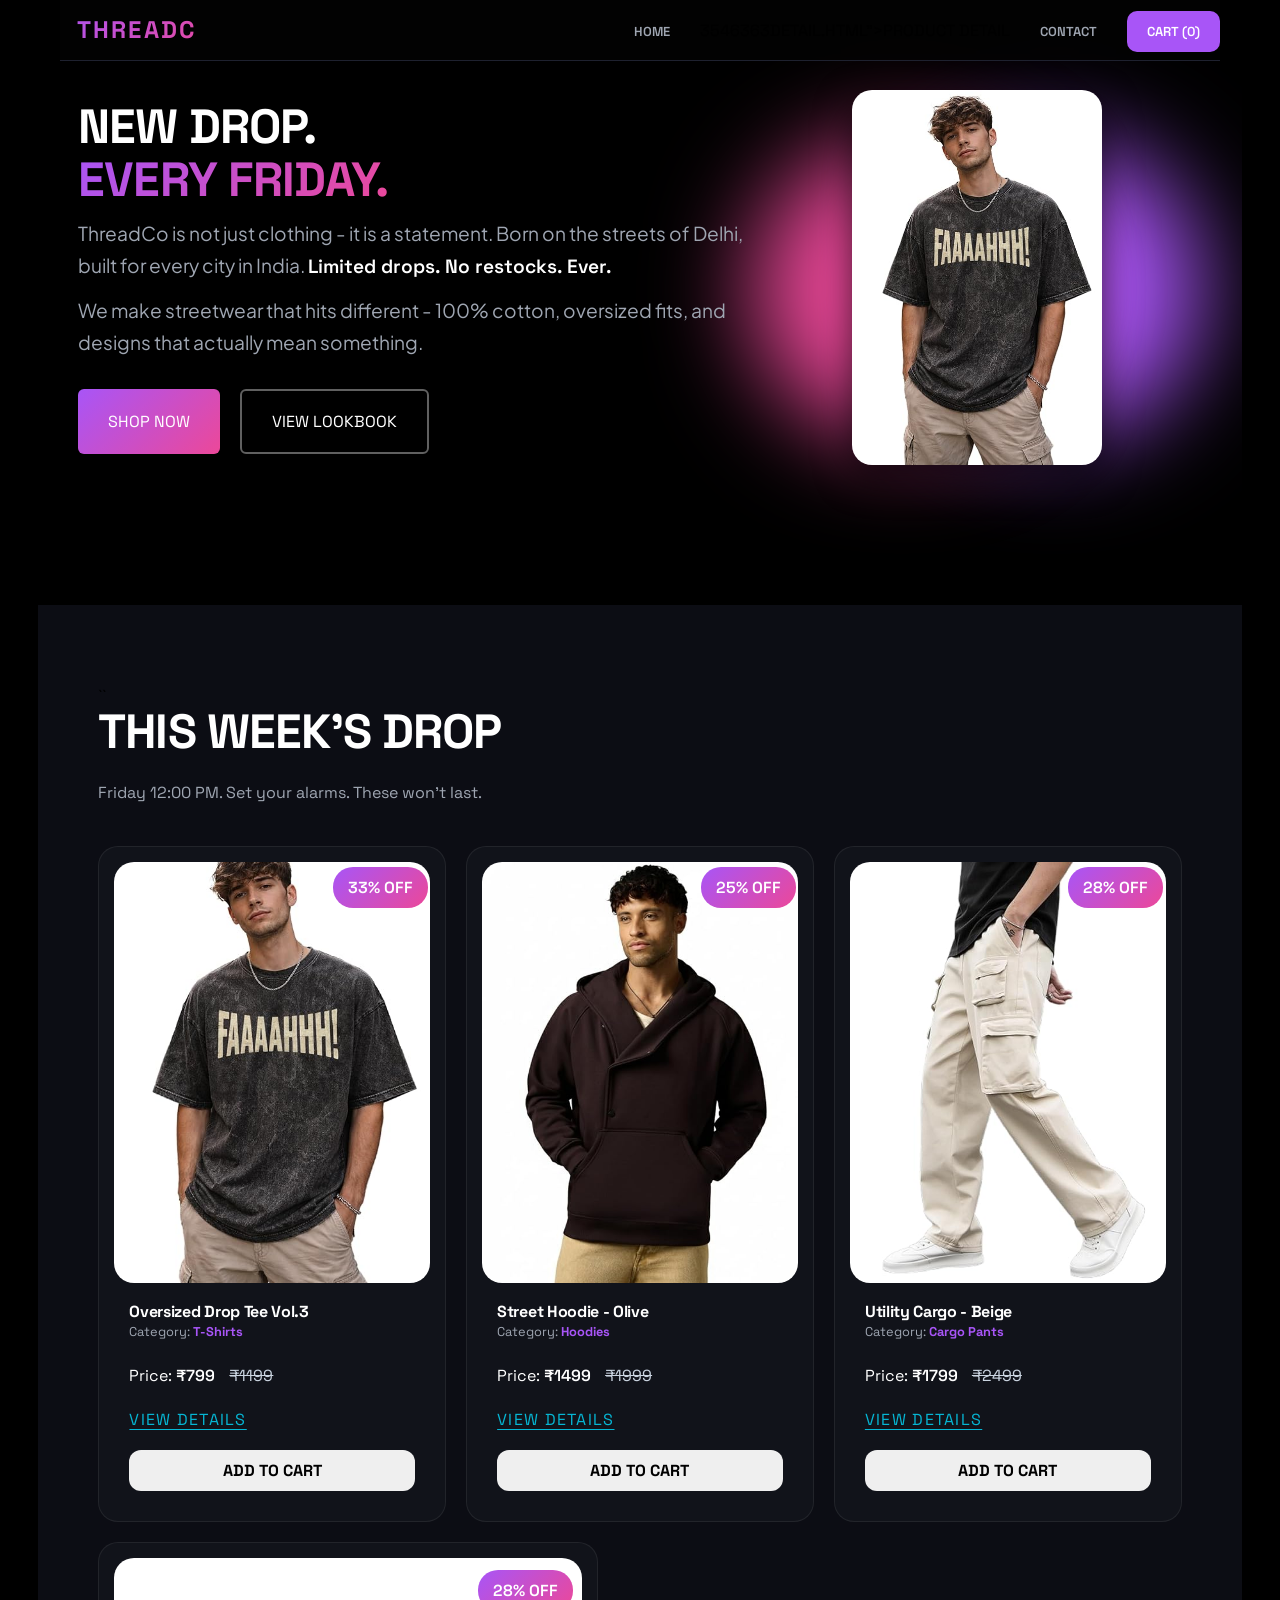
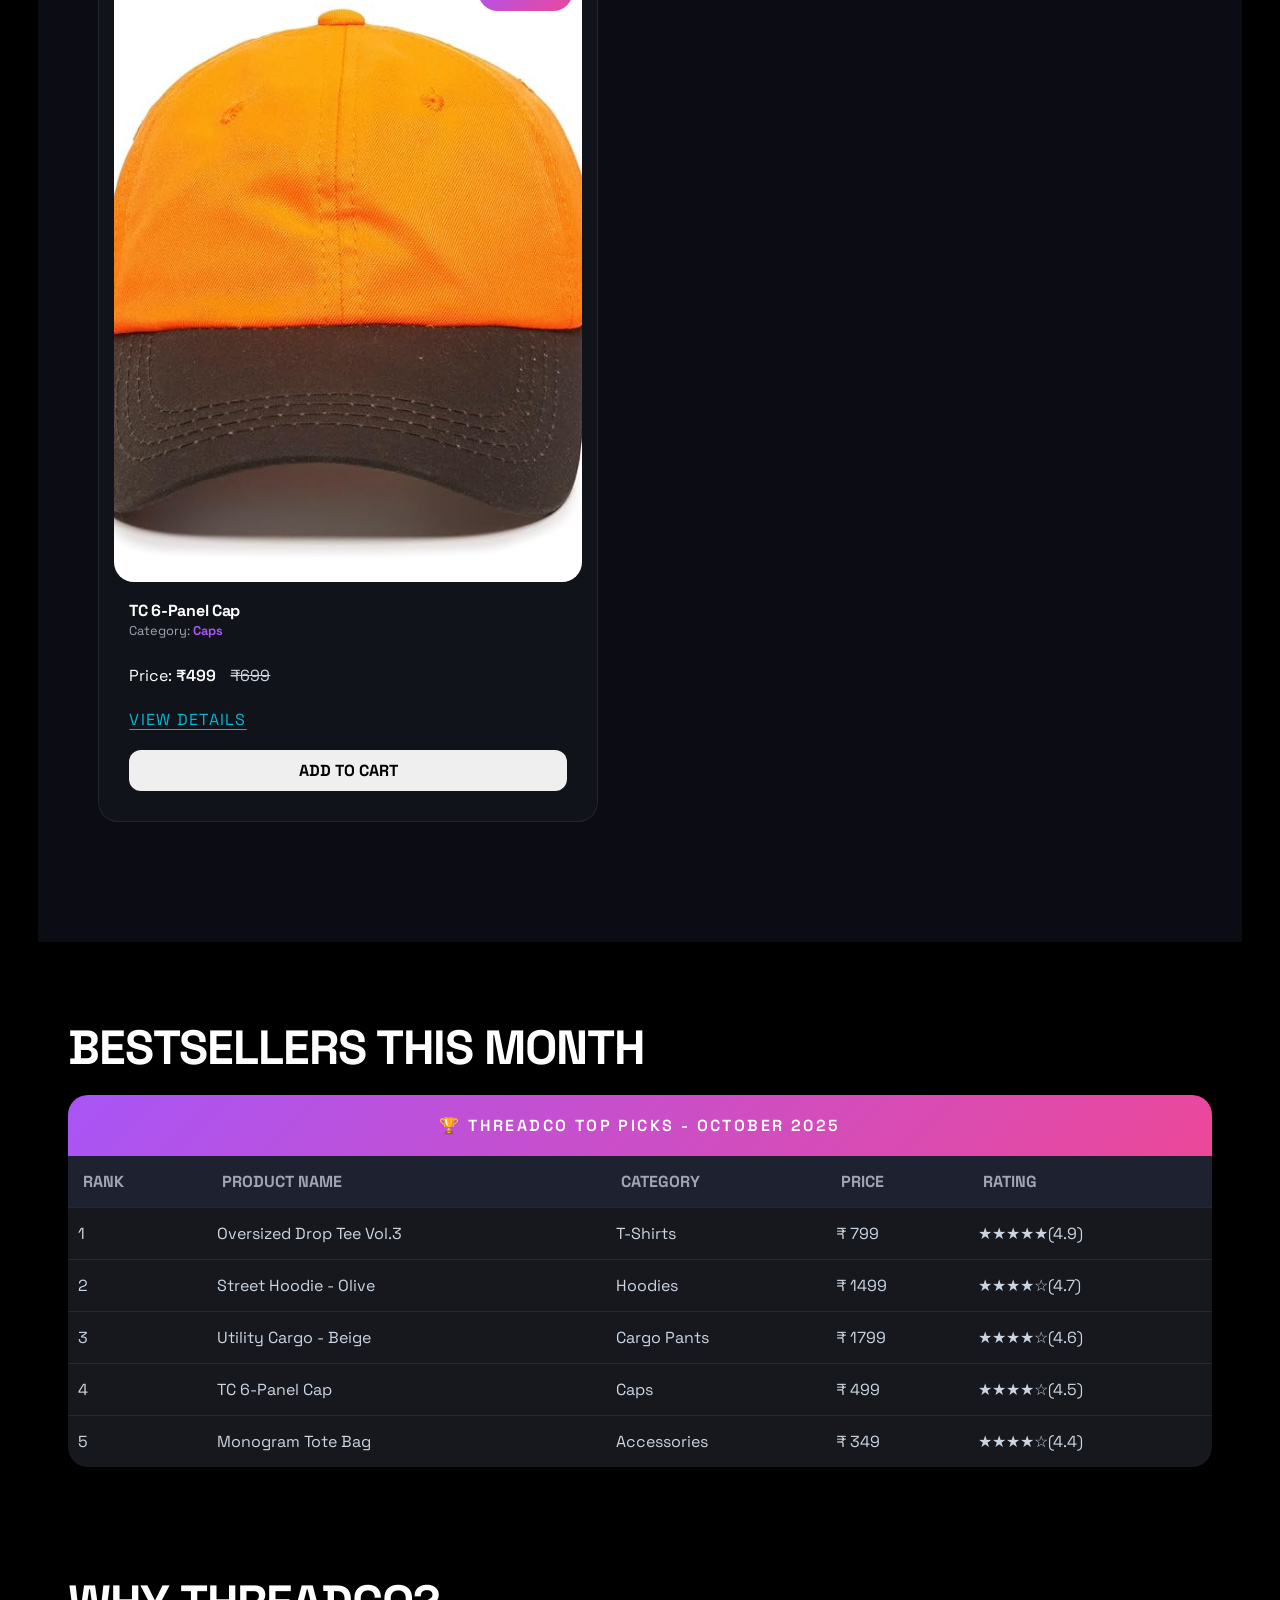
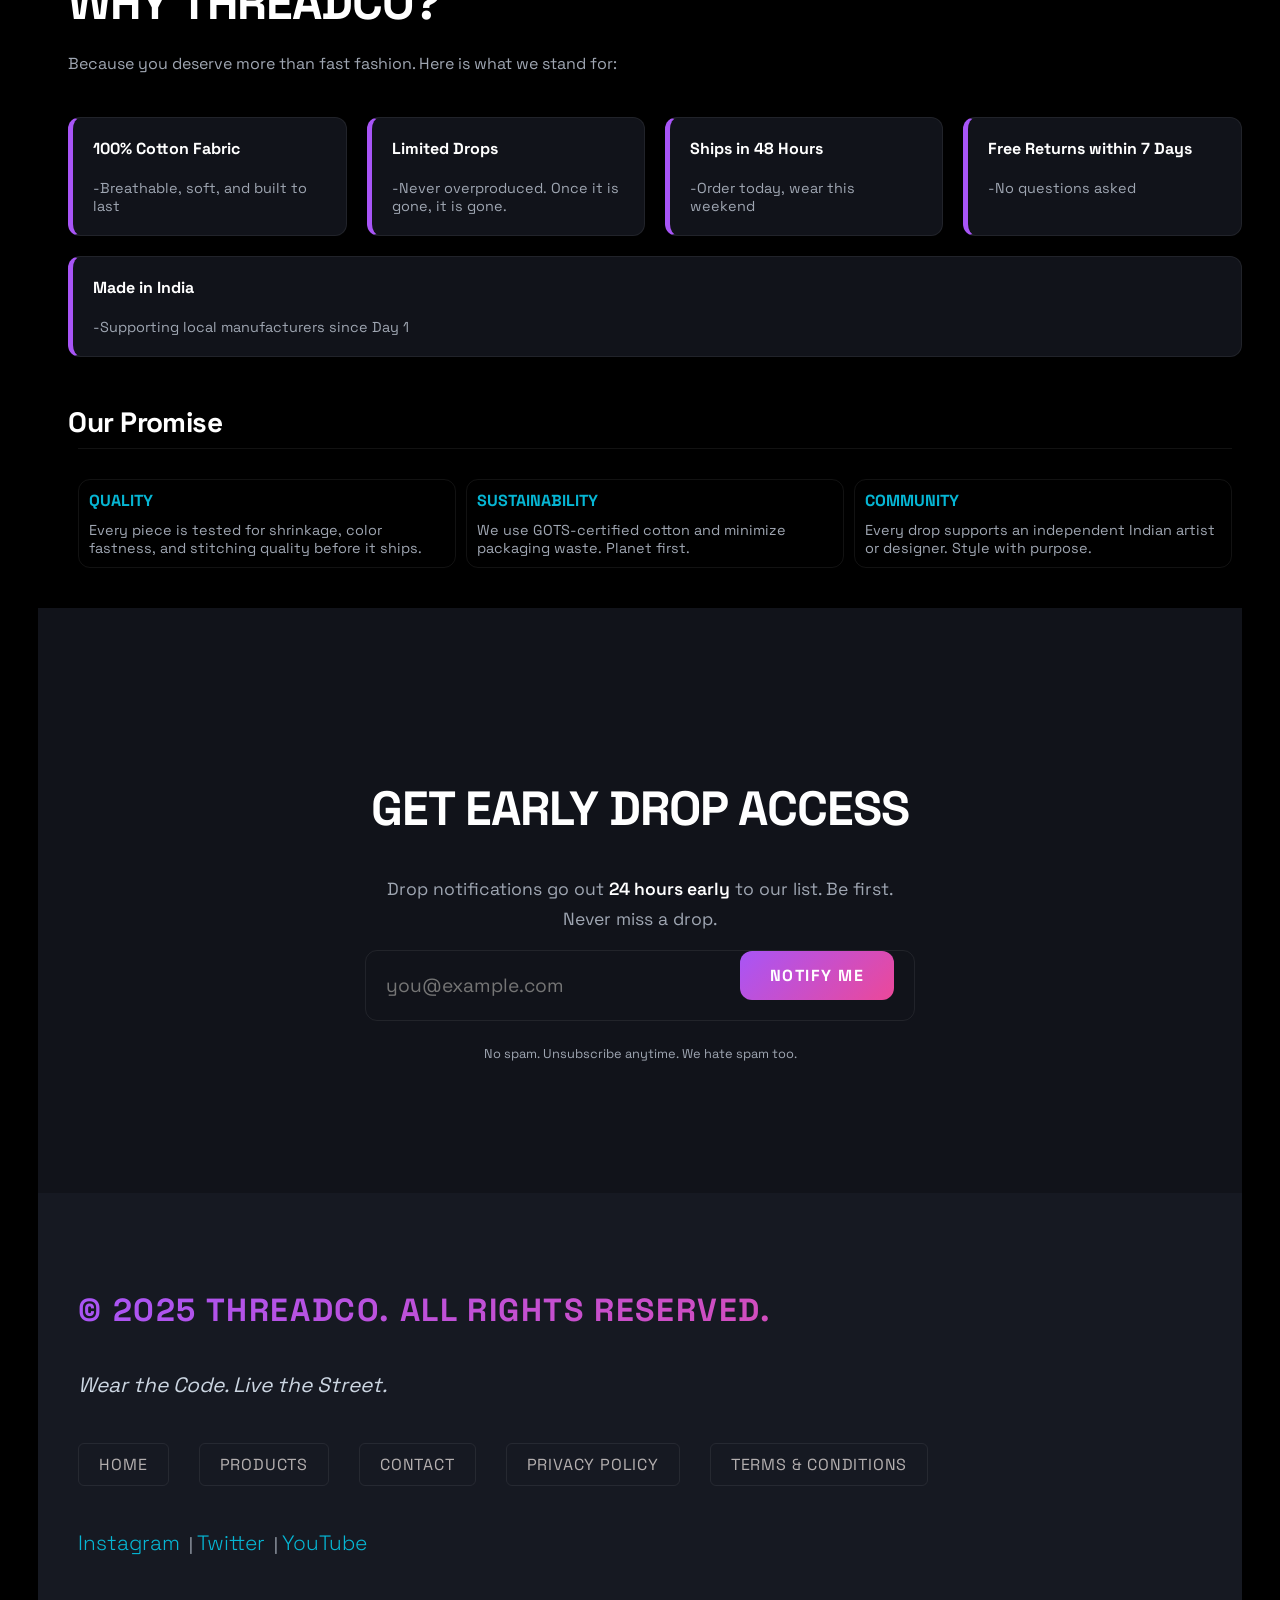
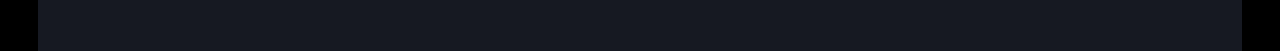
<file: index.html>
<!DOCTYPE html>
<html lang="en">

<head>
    <meta charset="UTF-8">
    <meta name="viewport" content="width=device-width, initial-scale=1.0">
    <title>FakeThreadCo - Wear the code.Live the street</title>
    <link rel="stylesheet" href="Style.css">
</head>

<body>

    <header>
        <h1>ThreadC</h1>
        <!-- <p><em>Wear the Code. Live the Street.</em></p> -->
        <nav>
            <ul>
                <li><a href="HTMLproject.html">Home</a> </li> 3546363Detail.html">Product Detail</a></li>
                <li> <a href="contact.html">Contact</a></li>
                <li> <a href="">Cart (0)</a></li>
            </ul>
        </nav>
    </header>

    <main>
        <section id="hero">
            <div class="left-hero">
                <h2>New Drop. <br> <span id="gradient-text"> Every Friday.</span></h2>
                <p>ThreadCo is not just clothing - it is a statement. Born on the streets of Delhi, built for every city
                    in
                    India. <strong>Limited drops. No restocks. Ever.</strong></p>
                <p>We make streetwear that hits different - 100% cotton, oversized fits, and designs that actually mean
                    something.</p>
                <div id="cta">
                    <a href="products.html">Shop Now</a>
                    <a href="Product Detail.html"> View Lookbook</a>
                </div>
            </div>
            <div class="right-hero">
                <div class="glow orb1"></div>
                <div class="glow orb2"></div>
                <img src="Images/product 1.jpg" alt="">
            </div>
        </section>

        <section id="week-drop">``
            <h2>This Week's Drop</h2>
            <p>Friday 12:00 PM. Set your alarms. These won't last.</p>
            <div class="cards">
                <article>
                    <figure>
                        <img src="Images/product 1.jpg" width="500px" alt="">
                        <figcaption>Oversized Drop Tee Vol.3</figcaption>
                    </figure>
                    <h3>Oversized Drop Tee Vol.3</h3>
                    <p>Category: <span> T-Shirts</span></p>
                    <p>Price: <strong>&#8377;799 </strong><s>&#8377;1199</s></p>
                    <p><mark>33% OFF</mark></p>
                    <a href="Product Detail.html">View Details</a>
                    <button>Add to Cart</button>
                </article>
                <article>
                    <figure>
                        <img src="Images/product 2.jpg" width="500px" alt="">
                        <figcaption>Street Hoodie - Olive</figcaption>
                    </figure>
                    <h3>Street Hoodie - Olive</h3>
                    <p>Category: <span> Hoodies </span></p>
                    <p>Price: <strong>&#8377;1499 </strong><s>&#8377;1999</s></p>
                    <p><mark>25% OFF</mark></p>
                    <a href="Product Detail.html">View Details</a>
                    <button>Add to Cart</button>
                </article>
                <article>
                    <figure>
                        <img src="Images/product 3.jpg" width="500px" alt="">
                        <figcaption>Utility Cargo - Beige </figcaption>
                    </figure>
                    <h3>Utility Cargo - Beige</h3>
                    <p>Category: <span> Cargo Pants</span></p>
                    <p>Price: <strong>&#8377;1799 </strong><s>&#8377;2499</s></p>
                    <p><mark>28% OFF</mark></p>
                    <a href="Product Detail.html">View Details</a>
                    <button>Add to Cart</button>
                </article>
                <article>
                    <figure>
                        <img src="Images/product 4.jpg" width="500px" alt="">
                        <figcaption>TC 6-Panel Cap</figcaption>
                    </figure>
                    <h3>TC 6-Panel Cap</h3>
                    <p>Category: <span> Caps</span></p>
                    <p>Price: <strong>&#8377;499 </strong><s>&#8377;699</s></p>
                    <p><mark>28% OFF</mark></p>
                    <a href="Product Detail.html">View Details</a>
                    <button>Add to Cart</button>
                </article>
            </div>
        </section>

        <section id="bestsellers" class="scroll">
            <h2>Bestsellers This Month</h2>
            <table>
                <tr>
                    <th colspan="5">&#127942; ThreadCo Top Picks - October 2025</th>

                </tr>
                <tr>
                    <th>Rank</th>
                    <th>Product Name</th>
                    <th>Category</th>
                    <th>Price</th>
                    <th>Rating</th>
                </tr>
                <tr>
                    <td>1</td>
                    <td>Oversized Drop Tee Vol.3</td>
                    <td>T-Shirts</td>
                    <td>&#8377; 799</td>
                    <td>&#9733;&#9733;&#9733;&#9733;&#9733;(4.9)</td>

                </tr>
                <tr>
                    <td>2</td>
                    <td>Street Hoodie - Olive</td>
                    <td>Hoodies</td>
                    <td>&#8377; 1499</td>
                    <td>&#9733;&#9733;&#9733;&#9733;&#9734;(4.7)</td>
                </tr>
                <tr>
                    <td>3</td>
                    <td>Utility Cargo - Beige</td>
                    <td>Cargo Pants</td>
                    <td>&#8377; 1799</td>
                    <td>&#9733;&#9733;&#9733;&#9733;&#9734;(4.6)</td>
                </tr>
                <tr>
                    <td>4</td>
                    <td>TC 6-Panel Cap</td>
                    <td>Caps</td>
                    <td>&#8377; 499</td>
                    <td>&#9733;&#9733;&#9733;&#9733;&#9734;(4.5)</td>
                </tr>
                <tr>
                    <td>5</td>
                    <td>Monogram Tote Bag</td>
                    <td>Accessories </td>
                    <td>&#8377; 349</td>
                    <td>&#9733;&#9733;&#9733;&#9733;&#9734;(4.4)</td>
                </tr>
            </table>
        </section>

        <section id="why">
            <h2>Why ThreadCo?</h2>
            <p>Because you deserve more than fast fashion. Here is what we stand for:</p>
            <ul>
                <li><strong>100% Cotton Fabric </strong>-Breathable, soft, and built to last</li>
                <li><strong>Limited Drops</strong>-Never overproduced. Once it is gone, it is gone.</li>
                <li><strong>Ships in 48 Hours </strong>-Order today, wear this weekend</li>
                <li><strong>Free Returns within 7 Days </strong>-No questions asked</li>
                <li><strong>Made in India </strong>-Supporting local manufacturers since Day 1</li>
            </ul>

            <h3>Our Promise</h3>
            <dl>
                <section>
                    <dt>Quality</dt>
                    <dd>Every piece is tested for shrinkage, color fastness, and stitching quality before it ships.</dd>
                </section>
                <section>

                    <dt>Sustainability</dt>
                    <dd>We use GOTS-certified cotton and minimize packaging waste. Planet first.</dd>

                </section>
                <section>
                    <dt>Community</dt>
                    <dd>Every drop supports an independent Indian artist or designer. Style with purpose.</dd>

                </section>

            </dl>
        </section>

        <section id="get">
            <h2>Get Early Drop Access</h2>
            <p>Drop notifications go out <strong> 24 hours early</strong> to our list. Be first. Never miss a drop.</p>
            <form action="">
                <label for="email">Your Email:</label>
                <input type="email" id="email" name="email" placeholder="you@example.com">
                <button>Notify Me</button>


            </form>
            <br>
            <small>No spam. Unsubscribe anytime. We hate spam too.</small>
        </section>

    </main>

    <footer>
        <p>&copy; 2025 ThreadCo. All rights reserved.</p>
        <p><em>Wear the Code. Live the Street.</em></p>
        <ul>
            <li><a href="HTMLproject.html">Home</a> </li>
            <li> <a href="products.html">Products</a></li>
            <li> <a href="contact.html">Contact</a></li>
            <li> <a href="">Privacy Policy</a></li>
            <li> <a href="">Terms & Conditions</a></li>
        </ul>
        <p> <a href=""> Instagram </a> &nbsp;| <a href=""> Twitter </a> &nbsp;| <a href=""> YouTube</a> </p>

    </footer>

</body>

</html>
</file>
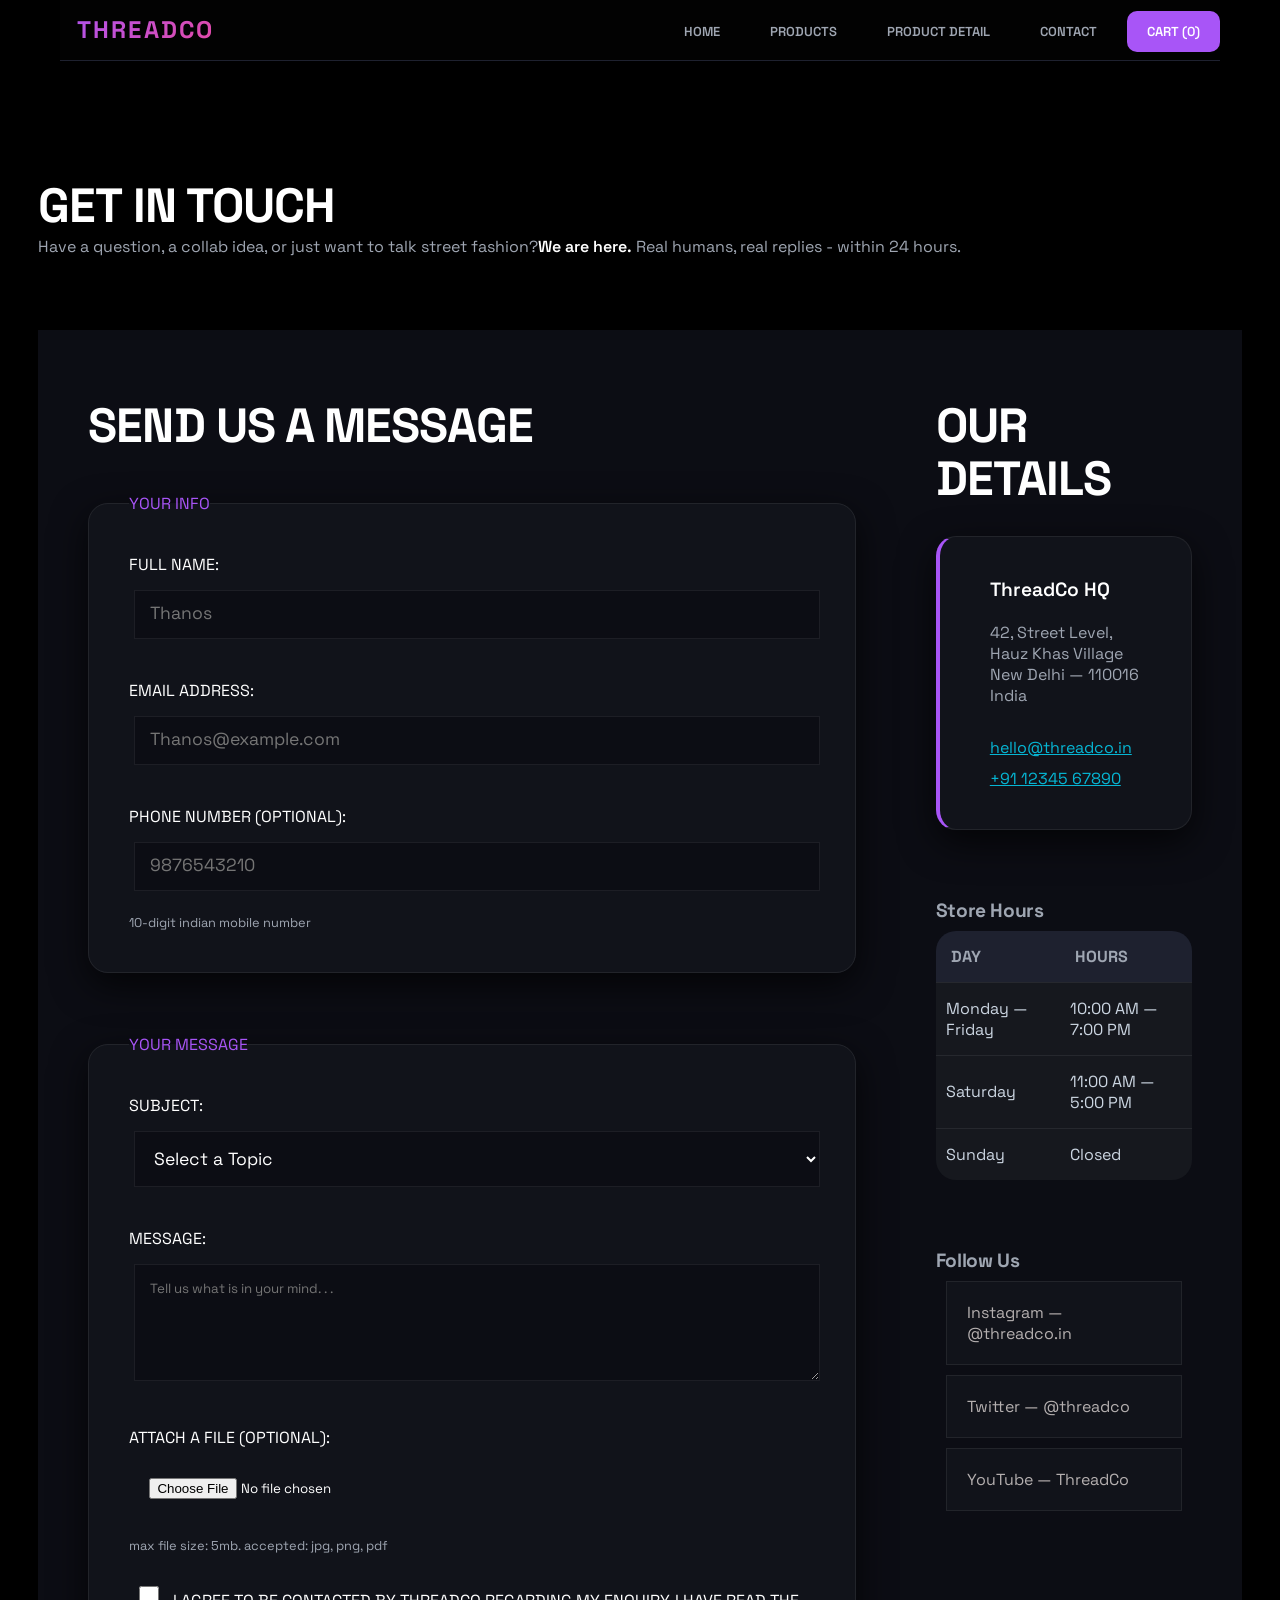
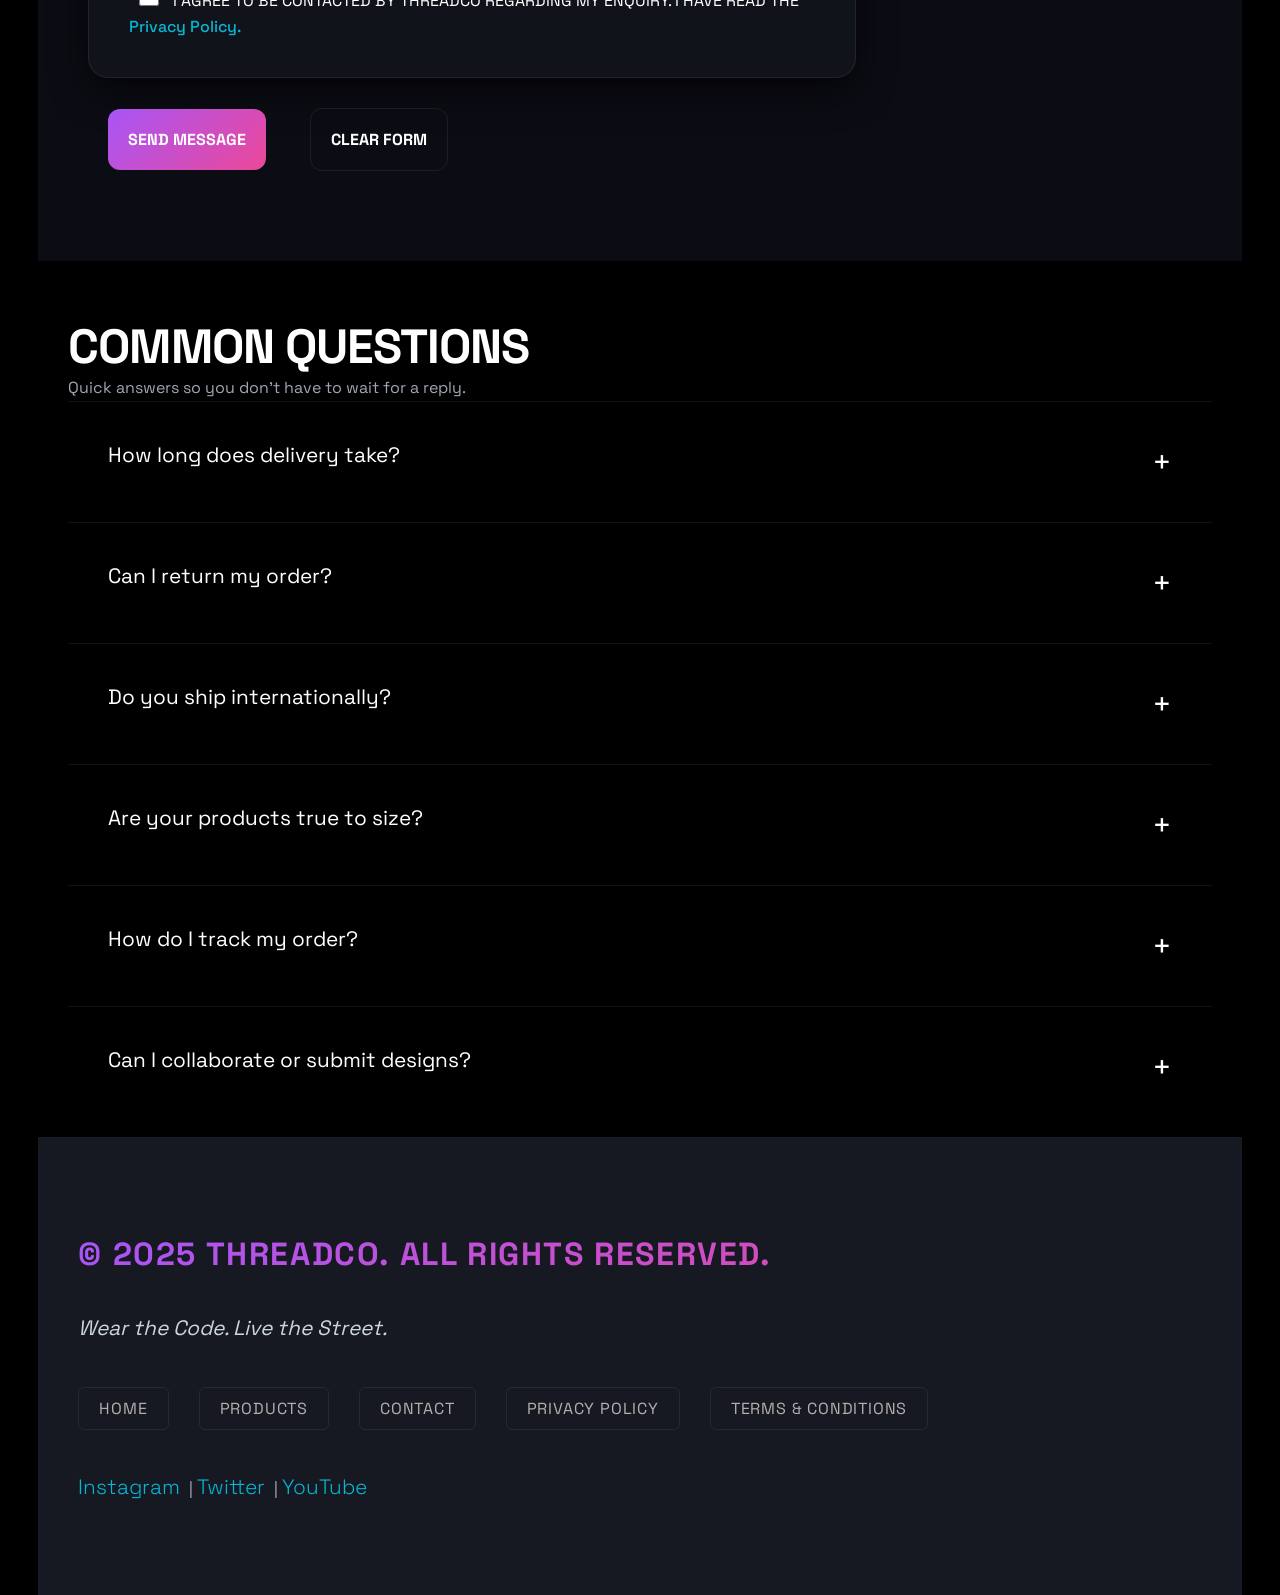
<file: contact.html>
<!DOCTYPE html>
<html lang="en">

<head>
    <meta charset="UTF-8">
    <meta name="viewport" content="width=device-width, initial-scale=1.0">
    <title>FakeThreadCo - Wear the code.Live the street</title>
    <link rel="stylesheet" href="Style.css">
</head>

<body>

    <header>
        <h1>ThreadCo</h1>
        <nav>
            <ul>
                <li><a href="HTMLproject.html">Home</a> </li>
                <li> <a href="products.html">Products</a></li>
                <li> <a href="Product Detail.html">Product Detail</a></li>
                <li> <a href="contact.html">Contact</a></li>
                <li> <a href="">Cart (0)</a></li>
            </ul>
        </nav>
    </header>

    <main>
        <section id="top-headinng">
            <h2>Get In Touch</h2>
            <p>Have a question, a collab idea, or just want to talk street fashion?<strong>We are here.</strong> Real
                humans, real
                replies - within 24 hours.</p>

        </section>

        <div id="hero-2">
            <section id="send-message">
                <h2>Send Us a Message</h2>
                <form action="">
                    <fieldset>
                        <legend>Your Info</legend>
                        <label for="Full Name: ">Full Name: </label>
                        <input type="text" id="Full Name: " placeholder="Thanos">
                        <br><br>
                        <label for="Email Address:">Email Address:</label>
                        <input type="text" id="Email Address:" placeholder="Thanos@example.com">
                        <br><br>
                        <label for="Phone Number (optional): ">Phone Number (optional): </label>
                        <input type="text" id="Phone Number (optional): " placeholder="9876543210">
                        <br>
                        <small>10-digit Indian mobile number</small>
                    </fieldset>
                    <br>
                    <fieldset>
                        <legend>Your Message</legend>
                        <label for="Subject: ">Subject: </label>
                        <select>
                            <option value="">Select a Topic</option>
                            <option value="">Order Issue</option>
                            <option value="">Return / Refund</option>
                            <option value="">Collaboration / Partnership</option>
                            <option value="">Wholesale Enquiry</option>
                            <option value="">General Query</option>
                        </select>
                        <br><br>
                        <label for="Message:" id="Message:">Message:</label><br>
                        <textarea placeholder="Tell us what is in your mind. . ." name="Message:" id="Message" rows="5"
                            cols="50"></textarea>
                        <br><br>
                        <label for="Attach a File (optional):">Attach a File (optional):</label>
                        <input type="file" id="Attach a File (optional):">
                        <br>
                        <small>Max file size: 5MB. Accepted: JPG, PNG, PDF</small>
                        <br><br>
                        <input type="checkbox" id="1">
                        <label for="1"> I agree to be contacted by ThreadCo regarding my enquiry. I have read the <a
                                href=""> Privacy Policy.</a></label>
                    </fieldset>
                </form>

                <button>Send Message</button>
                <button>Clear Form</button>

            </section>

            <section id="fixed">
                <h2>Our Details</h2>
                    <address>
                        <strong>ThreadCo HQ</strong><br>
                        42, Street Level, Hauz Khas Village <br>
                        New Delhi — 110016 <br>
                        India
                        <br><br>

                        <a href="mailto:hello@threadco.in">hello@threadco.in</a> <br>
                        <a href="tel:+911234567890">+91 12345 67890</a>
                    </address>
                    <h3>Store Hours</h3>
                    <table>
                        <tr>
                            <th>Day</th>
                            <th>Hours</th>
                        </tr>
                        <tr>
                            <td>Monday — Friday</td>
                            <td>10:00 AM — 7:00 PM</td>
                        </tr>
                        <tr>
                            <td>Saturday</td>
                            <td>11:00 AM — 5:00 PM</td>
                        </tr>
                        <tr>
                            <td>Sunday</td>
                            <td>Closed</td>
                        </tr>
                    </table>
                    <h3>Follow Us</h3>
                    <ul>
                        <li><a href="">Instagram — @threadco.in</a></li>
                        <li><a href="">Twitter — @threadco</a></li>
                        <li><a href="">YouTube — ThreadCo</a></li>
                    </ul>
            </section>
        </div>

        <section id="common-ques">
            <h2>Common Questions</h2>
            <p>Quick answers so you don’t have to wait for a reply.</p>
            <details>
                <summary>How long does delivery take?</summary>
                <p>We ship within <strong>48 hours</strong> of order confirmation. Standard delivery takes <strong>3—5
                        business days </strong> across
                    India. Express delivery (1—2 days) is available at checkout for select pin codes.</p>
            </details>
            <details>
                <summary>Can I return my order?</summary>
                <p>Yes! We offer <strong>free returns within 7 days</strong> of delivery. The item must be unworn,
                    unwashed, and in its
                    original packaging with all tags attached. Initiate your return from the Orders section of your
                    account.</p>
            </details>
            <details>
                <summary>Do you ship internationally?</summary>
                <p>Not yet — but we’re working on it. International shipping is planned for early 2026. Sign up for our
                    newsletter to get notified first.</p>
            </details>
            <details>
                <summary>Are your products true to size?</summary>
                <p>ThreadCo tees and hoodies are oversized by design. If you prefer a more fitted look, we recommend
                    sizing down. Check the <a href="#size-guide"> Size Guide </a>on any product page for exact measurements.</p>
            </details>
            <details>
                <summary>How do I track my order?</summary>
                <p>Once your order ships, you will receive a tracking link via SMS and email. You can also track your
                    order by entering your order ID on our <a href=""> Order Tracking page.</a></p>
            </details>
            <details>
                <summary>Can I collaborate or submit designs?</summary>
                <p>Absolutely. ThreadCo works with independent Indian artists on every drop. If you have a design
                    concept or want to collab, reach out via the form above and select <strong>“Collaboration /
                        Partnership” </strong>as
                    the subject. We read every single message.</p>
            </details>
        </section>


    </main>


    <footer>
        <p>&copy; 2025 ThreadCo. All rights reserved.</p>
        <p><em>Wear the Code. Live the Street.</em></p>
        <ul>
            <li><a href="HTMLproject.html">Home</a> </li>
            <li> <a href="products.html">Products</a></li>
            <li> <a href="contact.html">Contact</a></li>
            <li> <a href="">Privacy Policy</a></li>
            <li> <a href="">Terms & Conditions</a></li>
        </ul>
        <p> <a href=""> Instagram </a> &nbsp;| <a href=""> Twitter </a> &nbsp;| <a href=""> YouTube</a> </p>

    </footer>

</body>

</html>
</file>
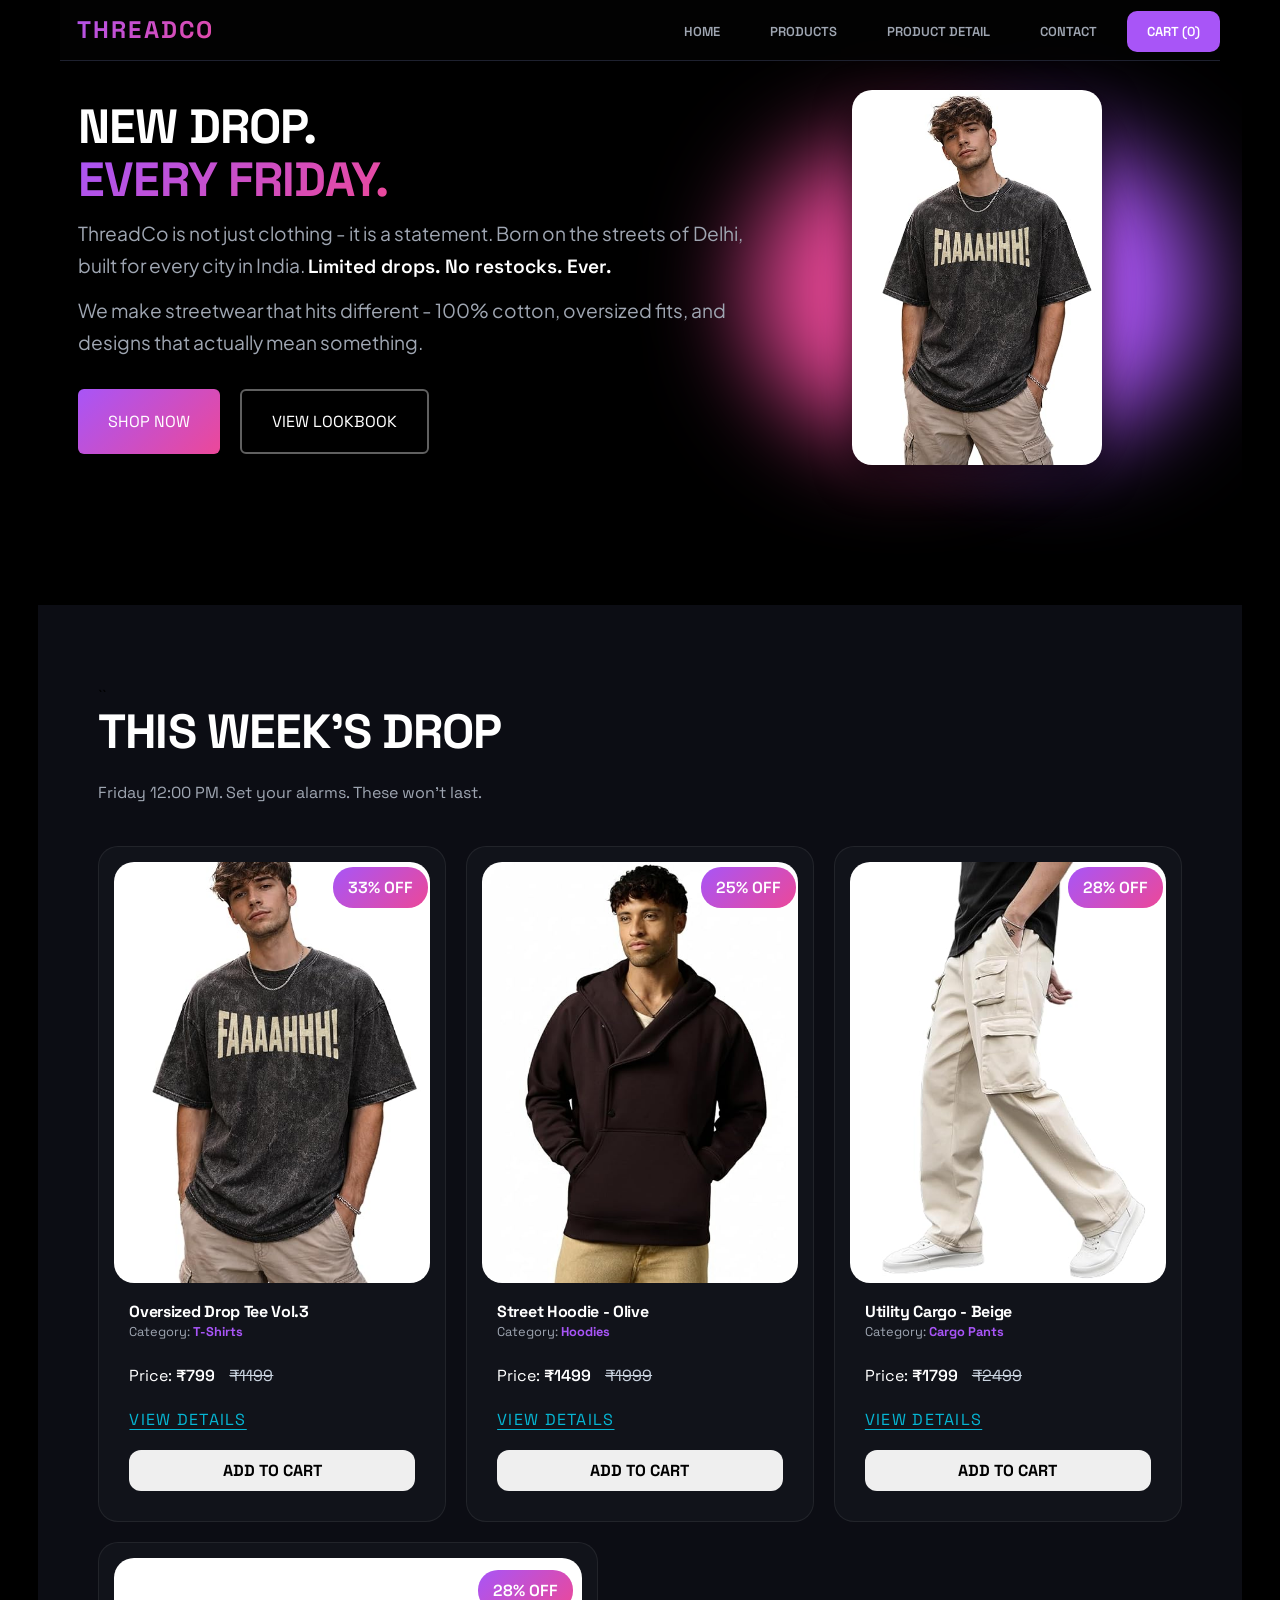
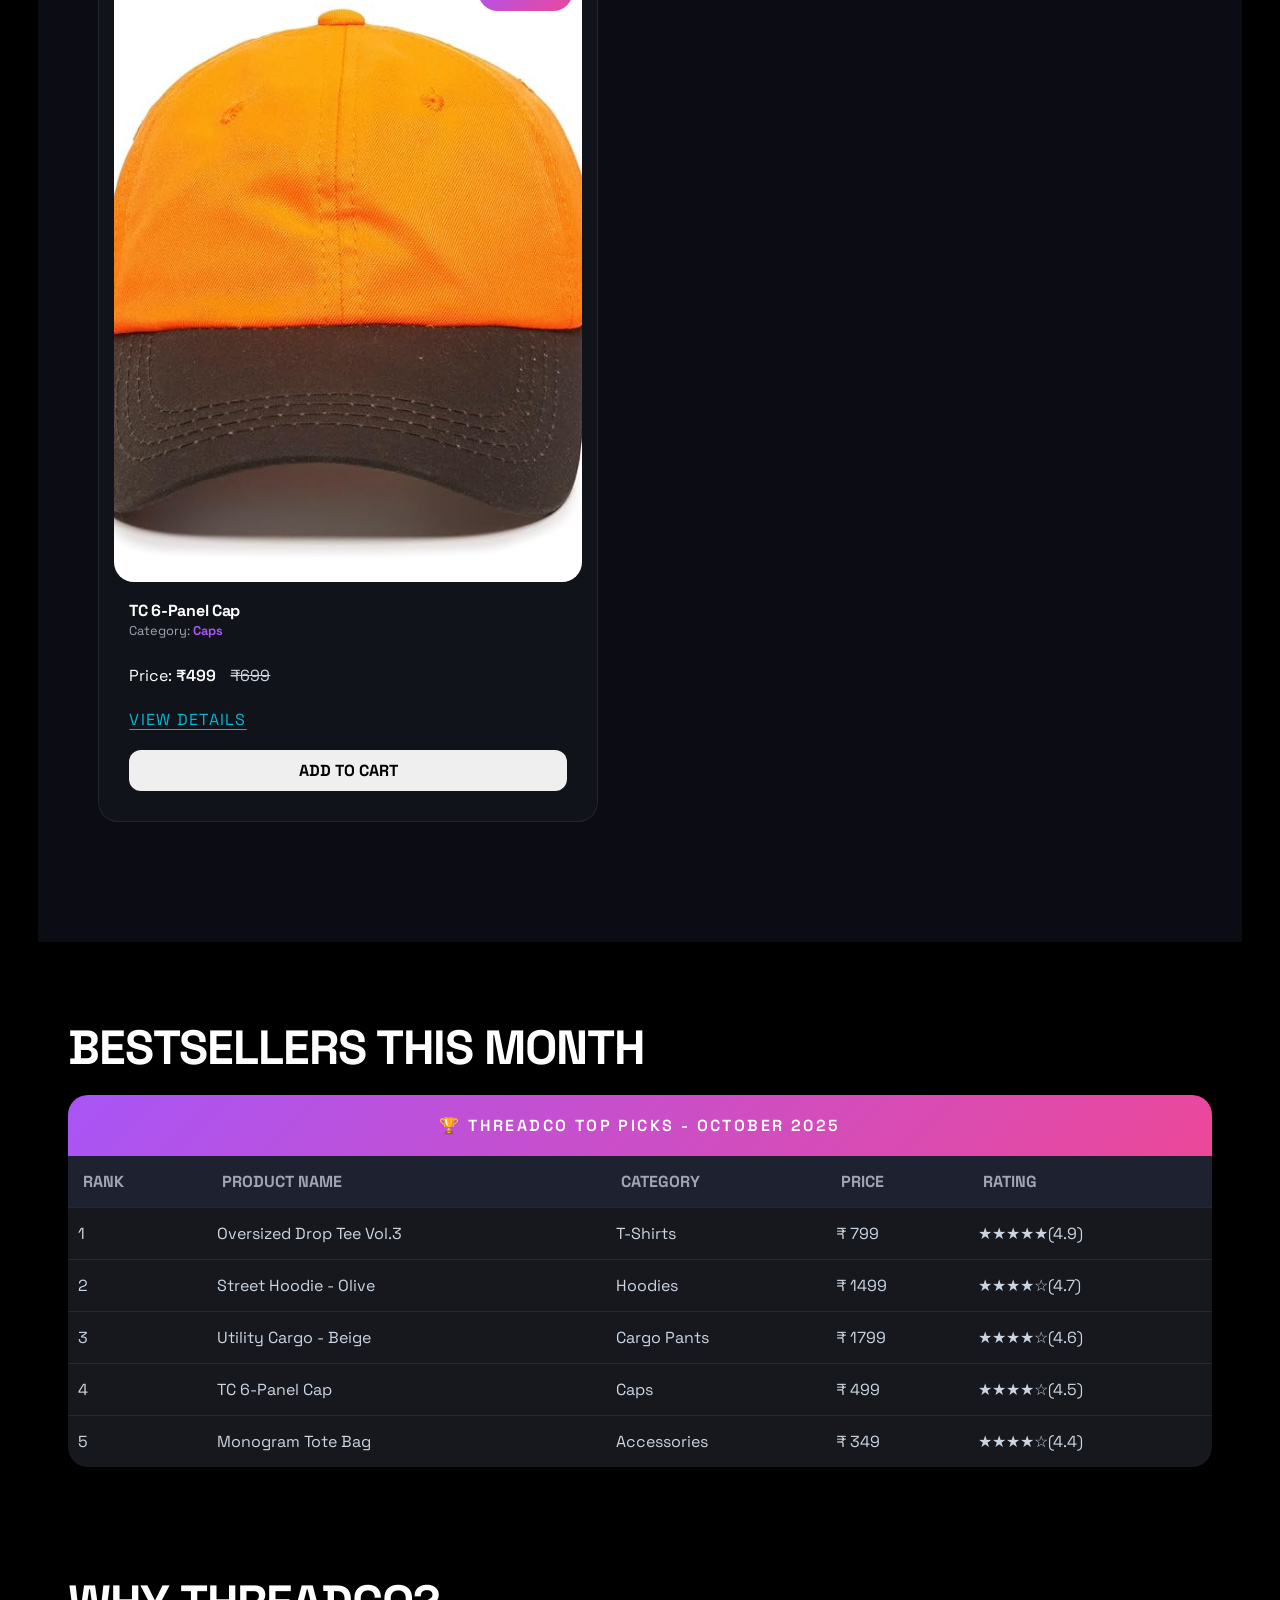
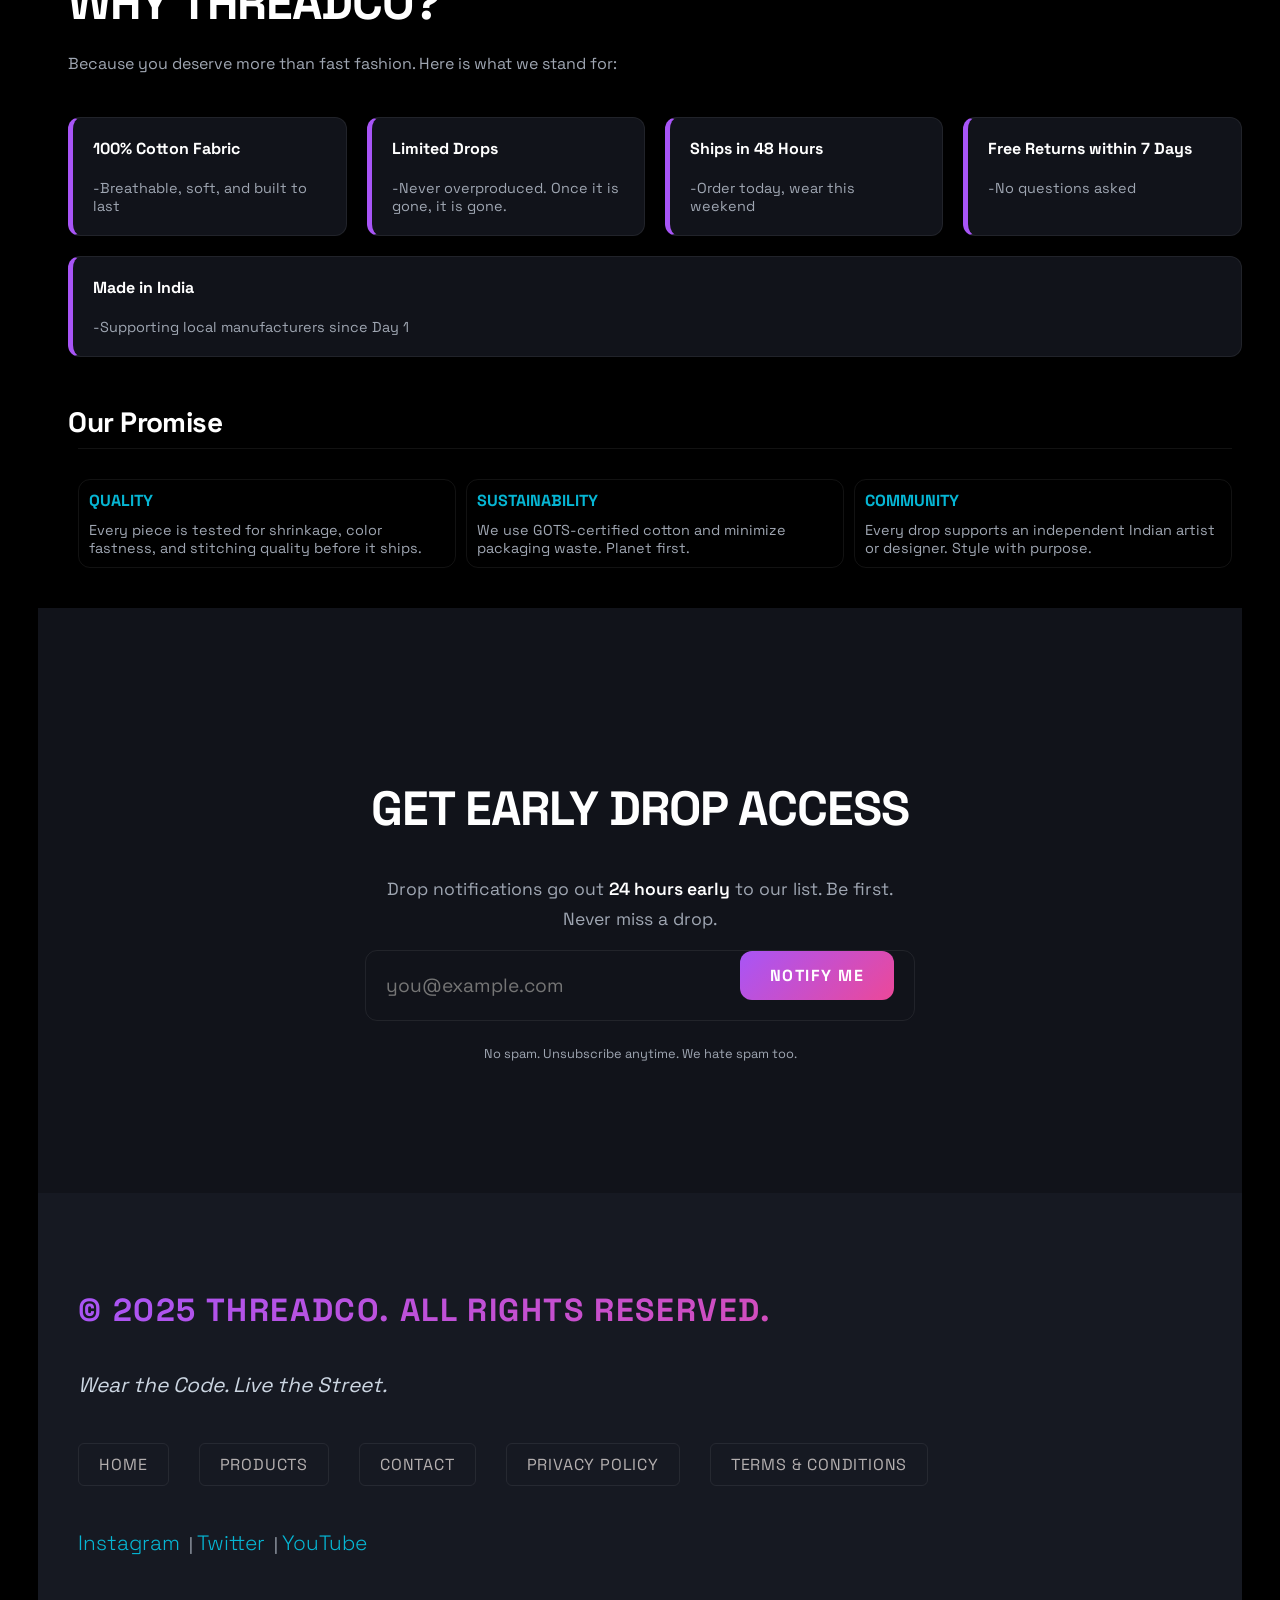
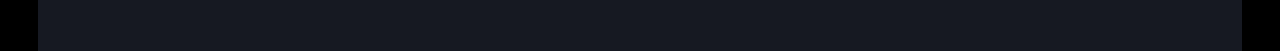
<file: HTMLproject.html>
<!DOCTYPE html>
<html lang="en">

<head>
    <meta charset="UTF-8">
    <meta name="viewport" content="width=device-width, initial-scale=1.0">
    <title>FakeThreadCo - Wear the code.Live the street</title>
    <link rel="stylesheet" href="Style.css">
</head>

<body>

    <header>
        <h1>ThreadCo</h1>
        <!-- <p><em>Wear the Code. Live the Street.</em></p> -->
        <nav>
            <ul>
                <li><a href="HTMLproject.html">Home</a> </li>
                <li> <a href="products.html">Products</a></li>
                <li> <a href="Product Detail.html">Product Detail</a></li>
                <li> <a href="contact.html">Contact</a></li>
                <li> <a href="">Cart (0)</a></li>
            </ul>
        </nav>
    </header>

    <main>
        <section id="hero">
            <div class="left-hero">
                <h2>New Drop. <br> <span id="gradient-text"> Every Friday.</span></h2>
                <p>ThreadCo is not just clothing - it is a statement. Born on the streets of Delhi, built for every city
                    in
                    India. <strong>Limited drops. No restocks. Ever.</strong></p>
                <p>We make streetwear that hits different - 100% cotton, oversized fits, and designs that actually mean
                    something.</p>
                <div id="cta">
                    <a href="products.html">Shop Now</a>
                    <a href="Product Detail.html"> View Lookbook</a>
                </div>
            </div>
            <div class="right-hero">
                <div class="glow orb1"></div>
                <div class="glow orb2"></div>
                <img src="Images/product 1.jpg" alt="">
            </div>
        </section>

        <section id="week-drop">``
            <h2>This Week's Drop</h2>
            <p>Friday 12:00 PM. Set your alarms. These won't last.</p>
            <div class="cards">
                <article>
                    <figure>
                        <img src="Images/product 1.jpg" width="500px" alt="">
                        <figcaption>Oversized Drop Tee Vol.3</figcaption>
                    </figure>
                    <h3>Oversized Drop Tee Vol.3</h3>
                    <p>Category: <span> T-Shirts</span></p>
                    <p>Price: <strong>&#8377;799 </strong><s>&#8377;1199</s></p>
                    <p><mark>33% OFF</mark></p>
                    <a href="Product Detail.html">View Details</a>
                    <button>Add to Cart</button>
                </article>
                <article>
                    <figure>
                        <img src="Images/product 2.jpg" width="500px" alt="">
                        <figcaption>Street Hoodie - Olive</figcaption>
                    </figure>
                    <h3>Street Hoodie - Olive</h3>
                    <p>Category: <span> Hoodies </span></p>
                    <p>Price: <strong>&#8377;1499 </strong><s>&#8377;1999</s></p>
                    <p><mark>25% OFF</mark></p>
                    <a href="Product Detail.html">View Details</a>
                    <button>Add to Cart</button>
                </article>
                <article>
                    <figure>
                        <img src="Images/product 3.jpg" width="500px" alt="">
                        <figcaption>Utility Cargo - Beige </figcaption>
                    </figure>
                    <h3>Utility Cargo - Beige</h3>
                    <p>Category: <span> Cargo Pants</span></p>
                    <p>Price: <strong>&#8377;1799 </strong><s>&#8377;2499</s></p>
                    <p><mark>28% OFF</mark></p>
                    <a href="Product Detail.html">View Details</a>
                    <button>Add to Cart</button>
                </article>
                <article>
                    <figure>
                        <img src="Images/product 4.jpg" width="500px" alt="">
                        <figcaption>TC 6-Panel Cap</figcaption>
                    </figure>
                    <h3>TC 6-Panel Cap</h3>
                    <p>Category: <span> Caps</span></p>
                    <p>Price: <strong>&#8377;499 </strong><s>&#8377;699</s></p>
                    <p><mark>28% OFF</mark></p>
                    <a href="Product Detail.html">View Details</a>
                    <button>Add to Cart</button>
                </article>
            </div>
        </section>

        <section id="bestsellers" class="scroll">
            <h2>Bestsellers This Month</h2>
            <table>
                <tr>
                    <th colspan="5">&#127942; ThreadCo Top Picks - October 2025</th>

                </tr>
                <tr>
                    <th>Rank</th>
                    <th>Product Name</th>
                    <th>Category</th>
                    <th>Price</th>
                    <th>Rating</th>
                </tr>
                <tr>
                    <td>1</td>
                    <td>Oversized Drop Tee Vol.3</td>
                    <td>T-Shirts</td>
                    <td>&#8377; 799</td>
                    <td>&#9733;&#9733;&#9733;&#9733;&#9733;(4.9)</td>

                </tr>
                <tr>
                    <td>2</td>
                    <td>Street Hoodie - Olive</td>
                    <td>Hoodies</td>
                    <td>&#8377; 1499</td>
                    <td>&#9733;&#9733;&#9733;&#9733;&#9734;(4.7)</td>
                </tr>
                <tr>
                    <td>3</td>
                    <td>Utility Cargo - Beige</td>
                    <td>Cargo Pants</td>
                    <td>&#8377; 1799</td>
                    <td>&#9733;&#9733;&#9733;&#9733;&#9734;(4.6)</td>
                </tr>
                <tr>
                    <td>4</td>
                    <td>TC 6-Panel Cap</td>
                    <td>Caps</td>
                    <td>&#8377; 499</td>
                    <td>&#9733;&#9733;&#9733;&#9733;&#9734;(4.5)</td>
                </tr>
                <tr>
                    <td>5</td>
                    <td>Monogram Tote Bag</td>
                    <td>Accessories </td>
                    <td>&#8377; 349</td>
                    <td>&#9733;&#9733;&#9733;&#9733;&#9734;(4.4)</td>
                </tr>
            </table>
        </section>

        <section id="why">
            <h2>Why ThreadCo?</h2>
            <p>Because you deserve more than fast fashion. Here is what we stand for:</p>
            <ul>
                <li><strong>100% Cotton Fabric </strong>-Breathable, soft, and built to last</li>
                <li><strong>Limited Drops</strong>-Never overproduced. Once it is gone, it is gone.</li>
                <li><strong>Ships in 48 Hours </strong>-Order today, wear this weekend</li>
                <li><strong>Free Returns within 7 Days </strong>-No questions asked</li>
                <li><strong>Made in India </strong>-Supporting local manufacturers since Day 1</li>
            </ul>

            <h3>Our Promise</h3>
            <dl>
                <section>
                    <dt>Quality</dt>
                    <dd>Every piece is tested for shrinkage, color fastness, and stitching quality before it ships.</dd>
                </section>
                <section>

                    <dt>Sustainability</dt>
                    <dd>We use GOTS-certified cotton and minimize packaging waste. Planet first.</dd>

                </section>
                <section>
                    <dt>Community</dt>
                    <dd>Every drop supports an independent Indian artist or designer. Style with purpose.</dd>

                </section>

            </dl>
        </section>

        <section id="get">
            <h2>Get Early Drop Access</h2>
            <p>Drop notifications go out <strong> 24 hours early</strong> to our list. Be first. Never miss a drop.</p>
            <form action="">
                <label for="email">Your Email:</label>
                <input type="email" id="email" name="email" placeholder="you@example.com">
                <button>Notify Me</button>


            </form>
            <br>
            <small>No spam. Unsubscribe anytime. We hate spam too.</small>
        </section>

    </main>

    <footer>
        <p>&copy; 2025 ThreadCo. All rights reserved.</p>
        <p><em>Wear the Code. Live the Street.</em></p>
        <ul>
            <li><a href="HTMLproject.html">Home</a> </li>
            <li> <a href="products.html">Products</a></li>
            <li> <a href="contact.html">Contact</a></li>
            <li> <a href="">Privacy Policy</a></li>
            <li> <a href="">Terms & Conditions</a></li>
        </ul>
        <p> <a href=""> Instagram </a> &nbsp;| <a href=""> Twitter </a> &nbsp;| <a href=""> YouTube</a> </p>

    </footer>

</body>

</html>
</file>
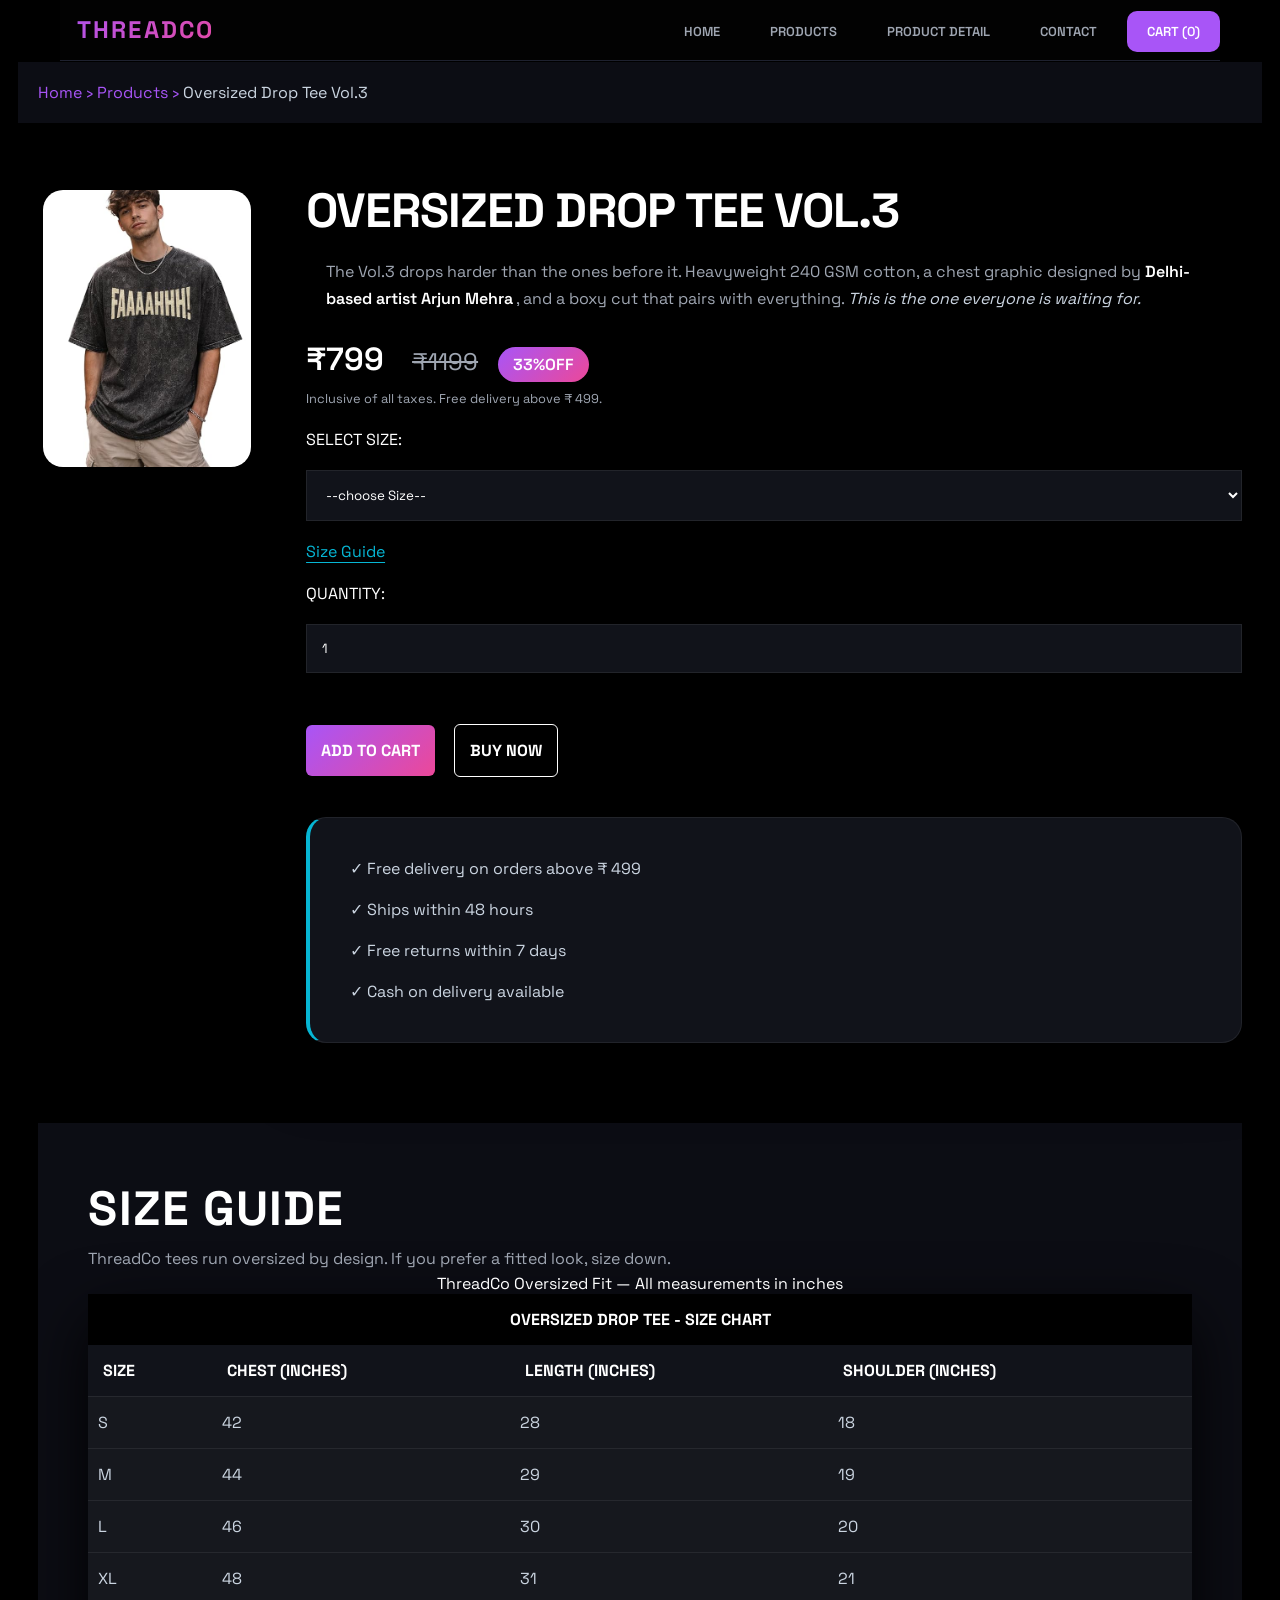
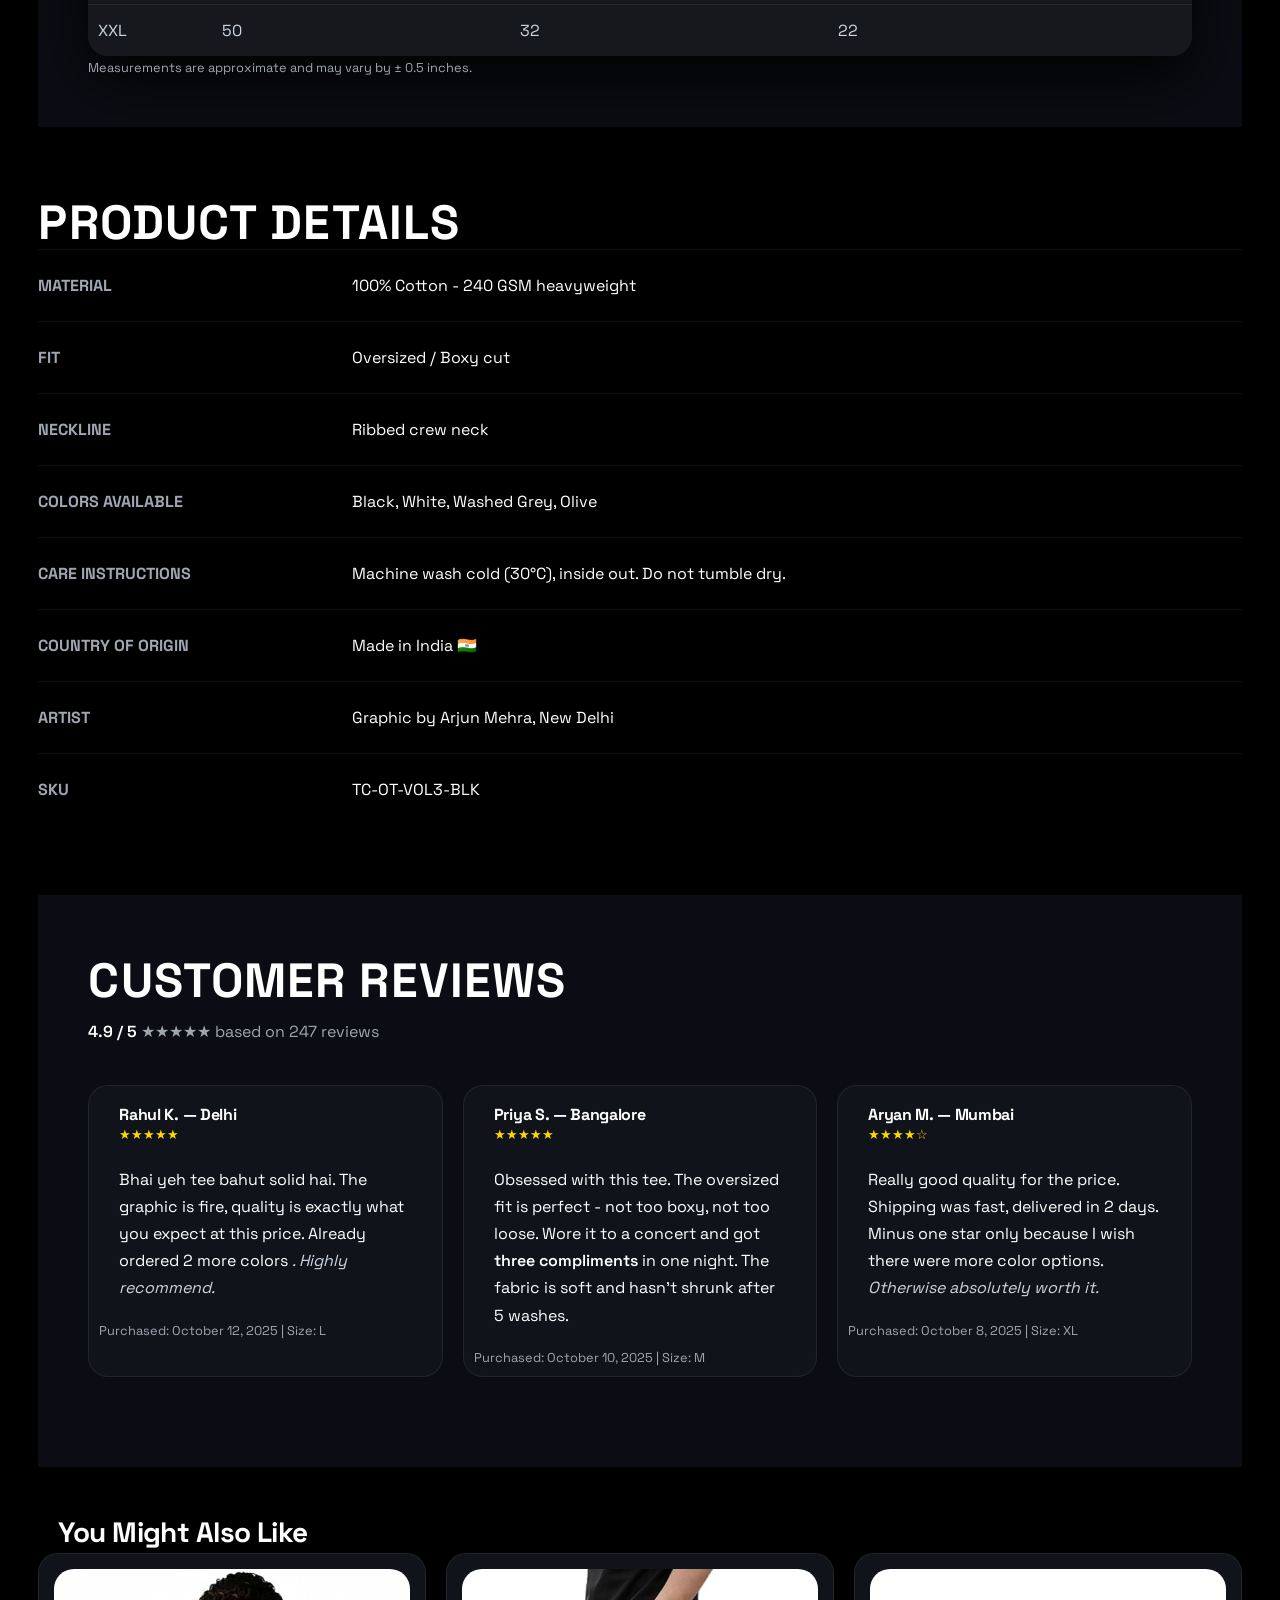
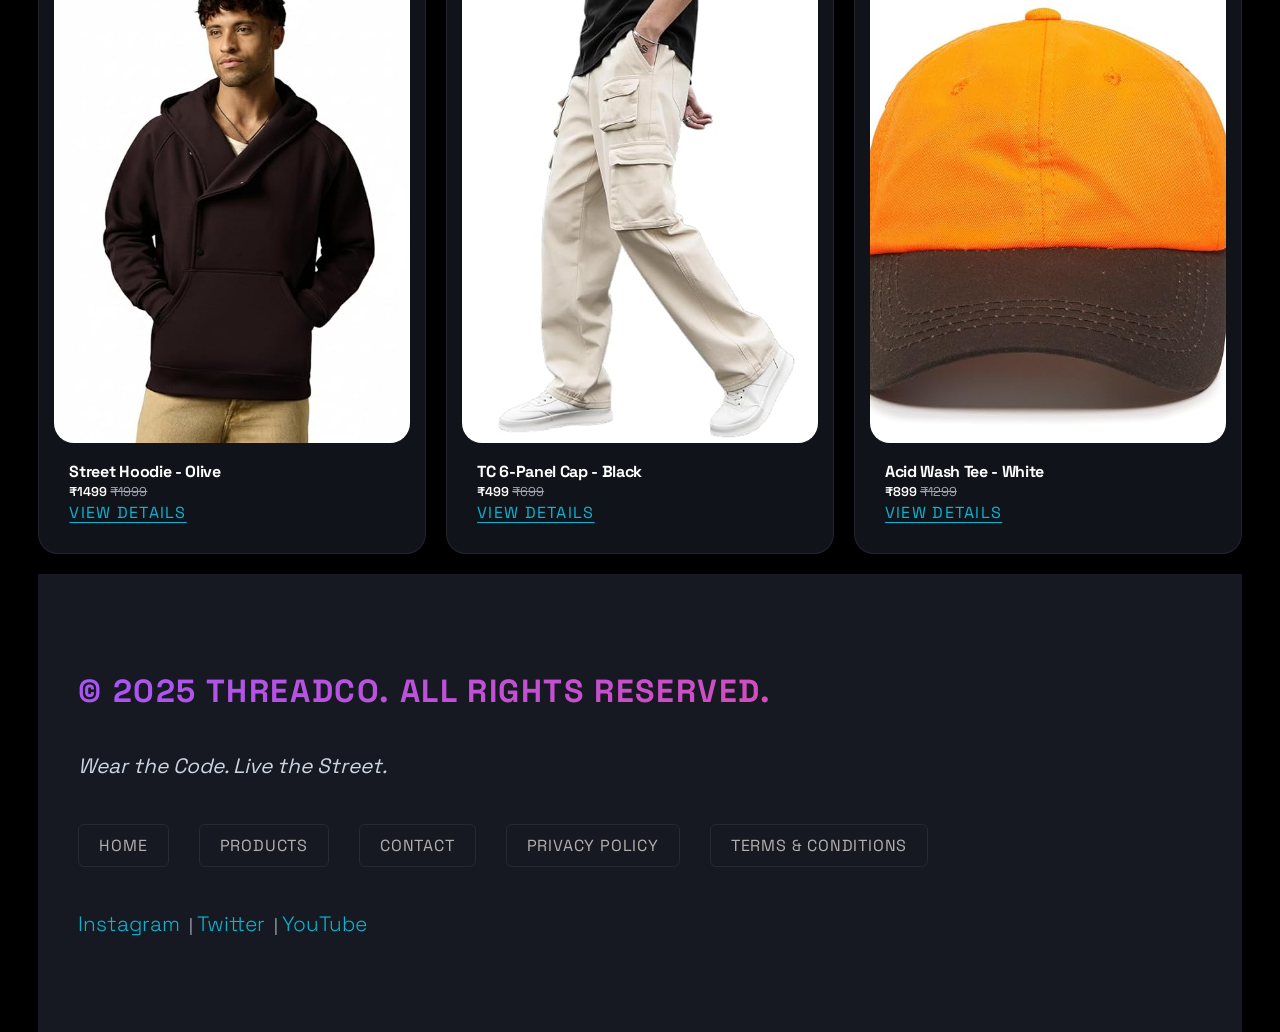
<file: Product Detail.html>
<!DOCTYPE html>
<html lang="en">

<head>
    <meta charset="UTF-8">
    <meta name="viewport" content="width=device-width, initial-scale=1.0">
    <title>FakeThreadCo - Wear the code.Live the street</title>
    <link rel="stylesheet" href="Style.css">
</head>

<body>
    <header>
        <h1>ThreadCo</h1>
        <nav>
            <ul>
                <li><a href="HTMLproject.html">Home</a> </li>
                <li> <a href="products.html">Products</a></li>
                <li> <a href="Product Detail.html">Product Detail</a></li>
                <li> <a href="contact.html">Contact</a></li>
                <li> <a href="">Cart (0)</a></li>
            </ul>
        </nav>
    </header>

    <main>
        <section class="unique">
            <a href="HTMLproject.html">Home › </a>
            <a href="products.html">Products › </a>
            <span>Oversized Drop Tee Vol.3</span>
        </section>

        <section class="oversized">
            <div>
                <figure>
                    <img src="Images/product 1.jpg" width="500px" alt="">
                    <figcaption>Oversized Drop Tee Vol.3 - Black Colorway</figcaption>
                </figure>
            </div>
            <div id="right-oversized">
                <h2>Oversized Drop Tee Vol.3</h2>
                <p>The Vol.3 drops harder than the ones before it. Heavyweight 240 GSM cotton, a chest graphic designed
                    by <strong>Delhi-based artist Arjun Mehra</strong> , and a boxy cut that pairs with everything. <em>
                        This is the one everyone is waiting for.</em></p>
                <p><strong>&#8377;799 </strong><s>&#8377;1199</s><mark>33%OFF</mark></p>
                <small>Inclusive of all taxes. Free delivery above ₹ 499.</small> <br><br>
                <label for="" id="Select Size:">Select Size:</label> <br>
                <select name="" id="Select Size:">
                    <option value="">--choose Size--</option>
                    <option value="">S</option>
                    <option value="">M</option>
                    <option value="">L</option>
                    <option value="">XL</option>
                    <option value="">XXL</option>
                </select>
                <a href="#size-guide">Size Guide</a>
                <br><br>
                <label for="Quantity: ">Quantity: </label> <br>
                <input type="number" id="Quantity: " min="1" placeholder="1">
                <br><br>
                <button>Add to Cart</button>
                <button>Buy Now</button>

                <ul>
                    <li>✓ Free delivery on orders above ₹ 499</li>
                    <li>✓ Ships within 48 hours</li>
                    <li>✓ Free returns within 7 days</li>
                    <li>✓ Cash on delivery available</li>
                </ul>
            </div>

        </section>

        <section class="header2 scroll">
            <h2 name="hello">Size Guide</h2>
            <p>ThreadCo tees run oversized by design. If you prefer a fitted look, size down.</p>

            <table id="size-guide">
                <tr>
                    <th colspan="4">Oversized Drop Tee - Size Chart</th>

                </tr>
                <tr>
                    <th>Size</th>
                    <th>Chest (inches) </th>
                    <th>Length (inches)</th>
                    <th>Shoulder (inches)</th>
                </tr>
                <tr>
                    <td>S</td>
                    <td>42</td>
                    <td>28</td>
                    <td>18</td>
                </tr>
                <tr>
                    <td>M</td>
                    <td>44</td>
                    <td>29</td>
                    <td>19</td>
                </tr>
                <tr>
                    <td>L</td>
                    <td>46</td>
                    <td>30</td>
                    <td>20</td>
                </tr>
                <tr>
                    <td>XL</td>
                    <td>48</td>
                    <td>31</td>
                    <td>21</td>
                </tr>
                <tr>
                    <td>XXL</td>
                    <td>50</td>
                    <td>32</td>
                    <td>22</td>
                </tr>
                <caption>ThreadCo Oversized Fit — All measurements in inches</caption>

            </table>

            <small>Measurements are approximate and may vary by ± 0.5 inches.</small>

        </section>

        <section id="Detail" class="scroll">
            <h2>Product Details</h2>
            <table>
                <tr>
                    <th>Material</th>
                    <td>100% Cotton - 240 GSM heavyweight</td>
                </tr>
                <tr>
                    <th>Fit</th>
                    <td>Oversized / Boxy cut</td>
                </tr>
                <tr>
                    <th>Neckline</th>
                    <td>Ribbed crew neck</td>
                </tr>
                <tr>
                    <th>Colors Available</th>
                    <td>Black, White, Washed Grey, Olive</td>
                </tr>
                <tr>
                    <th>Care Instructions</th>
                    <td>Machine wash cold (30°C), inside out. Do not tumble dry.</td>
                </tr>
                <tr>
                    <th>Country of Origin</th>
                    <td>Made in India 🇮🇳</td>
                </tr>
                <tr>
                    <th>Artist</th>
                    <td>Graphic by Arjun Mehra, New Delhi</td>
                </tr>
                <tr>
                    <th>SKU</th>
                    <td>TC-OT-VOL3-BLK</td>
                </tr>
            </table>
        </section>
        <section class=" header2 Customer-reviews">
            <h2>Customer Reviews</h2>
            <p> <strong>4.9 / 5</strong> &#9733;&#9733;&#9733;&#9733;&#9733; based on 247 reviews</p>
            <div class="cards comments">
                <article>
                    <h3>Rahul K. — Delhi</h3>
                    <p>&#9733;&#9733;&#9733;&#9733;&#9733;</p>
                    <p>Bhai yeh tee bahut solid hai. The graphic is fire, quality is exactly what you expect at this
                        price.
                        Already ordered 2 more colors <em>. Highly recommend.</em></p>
                    <small>Purchased: October 12, 2025 | Size: L</small>
                </article>
                <article>
                    <h3>Priya S. — Bangalore</h3>
                    <p>&#9733;&#9733;&#9733;&#9733;&#9733;</p>
                    <p>Obsessed with this tee. The oversized fit is perfect - not too boxy, not too loose. Wore it
                        to a
                        concert and got <strong>three compliments </strong>in one night. The fabric is soft and
                        hasn't
                        shrunk after 5 washes.</p>
                    <small>Purchased: October 10, 2025 | Size: M</small>
                </article>
                <article>
                    <h3>Aryan M. — Mumbai</h3>
                    <p>&#9733;&#9733;&#9733;&#9733;&#9734;</p>
                    <p>Really good quality for the price. Shipping was fast, delivered in 2 days. Minus one star
                        only
                        because I wish there were more color options. <em> Otherwise absolutely worth it.</em></p>
                    <small>Purchased: October 8, 2025 | Size: XL</small>
                </article>
            </div>
        </section>

        <h3 id="nonsens">You Might Also Like</h3>
        <section class="cards">
            <article>
                <figure>
                    <img src="Images/product 2.jpg" width="500px" alt="">
                    <figcaption>Street Hoodie - Olive</figcaption>
                </figure>
                <h3>Street Hoodie - Olive</h3>
                <p><strong>&#8377;1499 </strong><s>&#8377;1999</s></p>
                <a href="">View Details</a>

            </article>
            <article>
                <figure>
                    <img src="Images/product 3.jpg" width="500px" alt="">
                    <figcaption>TC 6-Panel Cap - Black</figcaption>
                </figure>
                <h3>TC 6-Panel Cap - Black</h3>
                <p><strong>&#8377;499 </strong><s>&#8377;699</s></p>
                <a href="">View Details</a>

            </article>
            <article>
                <figure>
                    <img src="Images/product 4.jpg" width="500px" alt="">
                    <figcaption>Acid Wash Tee - White</figcaption>
                </figure>
                <h3>Acid Wash Tee - White</h3>
                <p><strong>&#8377;899 </strong><s>&#8377;1299</s></p>
                <a href="">View Details</a>
            </article>
        </section>
    </main>




    <footer>
        <p>&copy; 2025 ThreadCo. All rights reserved.</p>
        <p><em>Wear the Code. Live the Street.</em></p>
        <ul>
            <li><a href="HTMLproject.html">Home</a> </li>
            <li> <a href="products.html">Products</a></li>
            <li> <a href="contact.html">Contact</a></li>
            <li> <a href="">Privacy Policy</a></li>
            <li> <a href="">Terms & Conditions</a></li>
        </ul>
        <p> <a href=""> Instagram </a> &nbsp;| <a href=""> Twitter </a> &nbsp;| <a href=""> YouTube</a> </p>

    </footer>

</body>

</html>
</file>
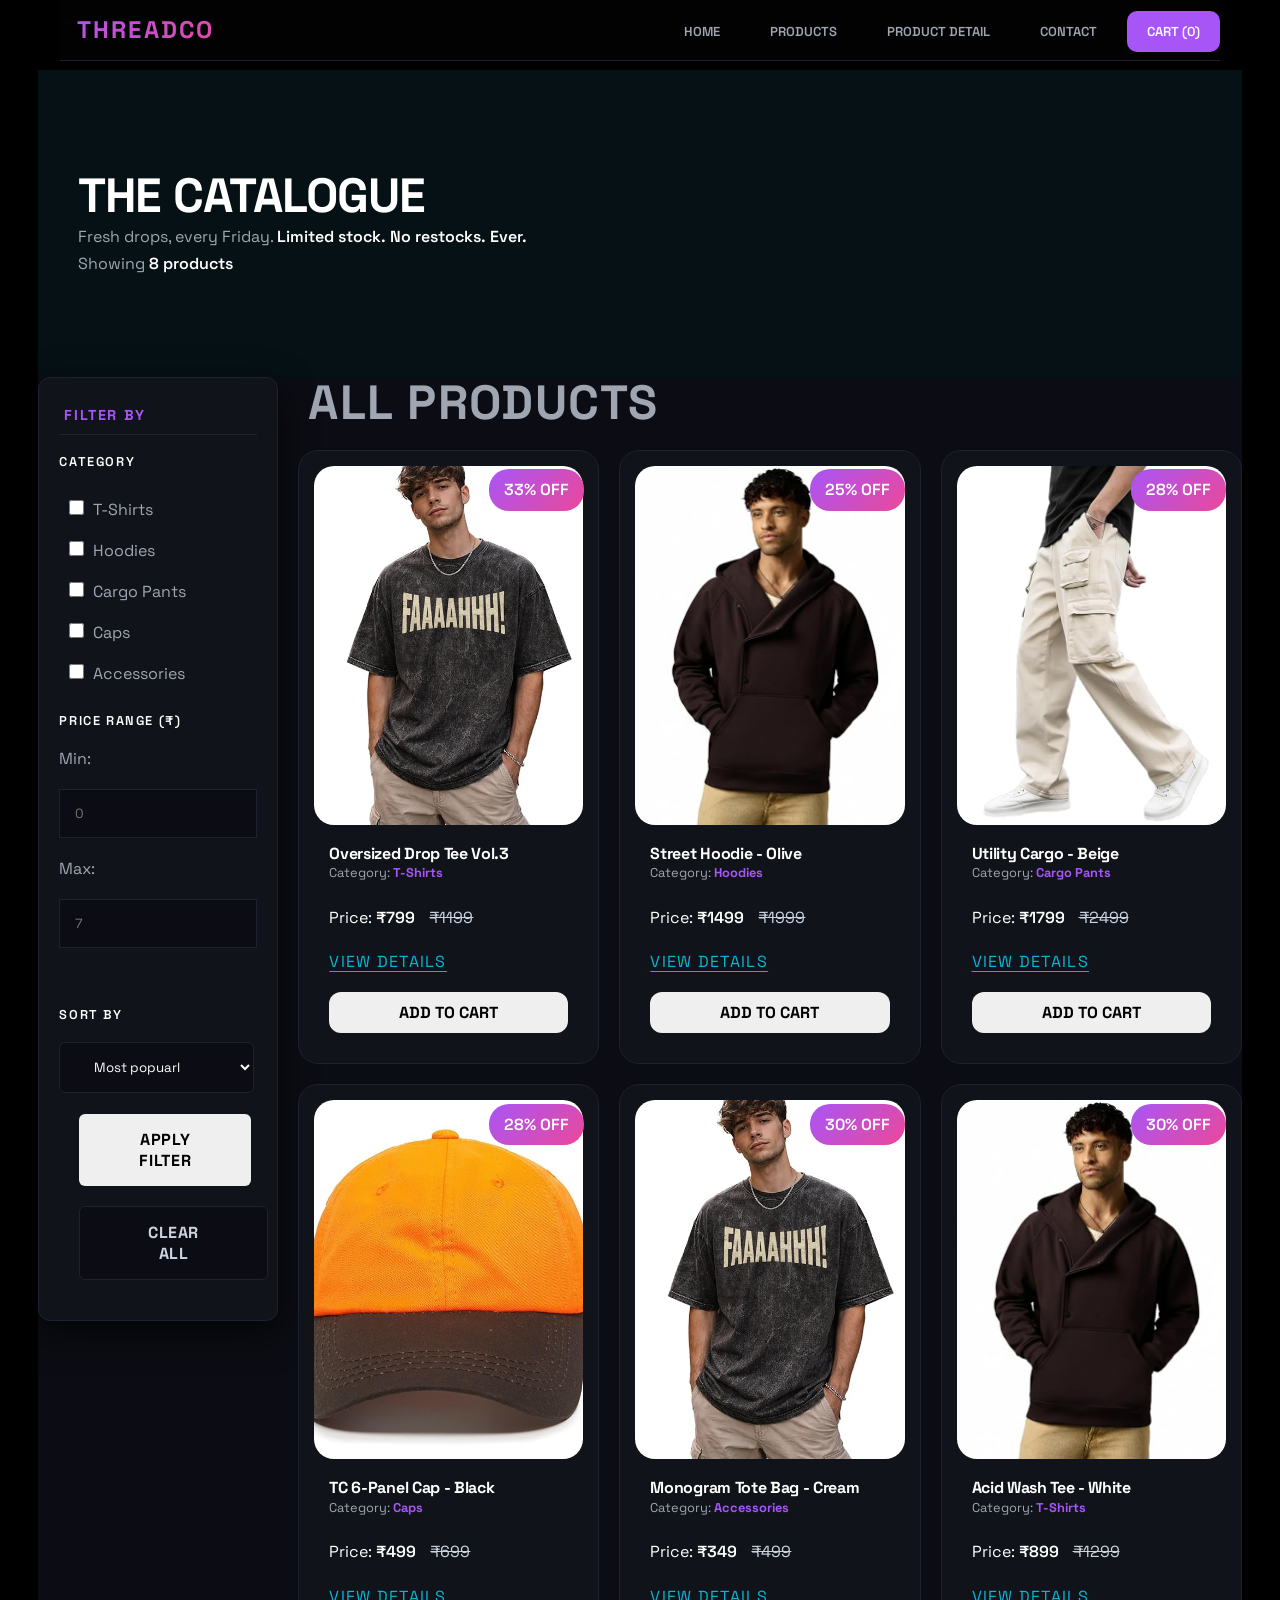
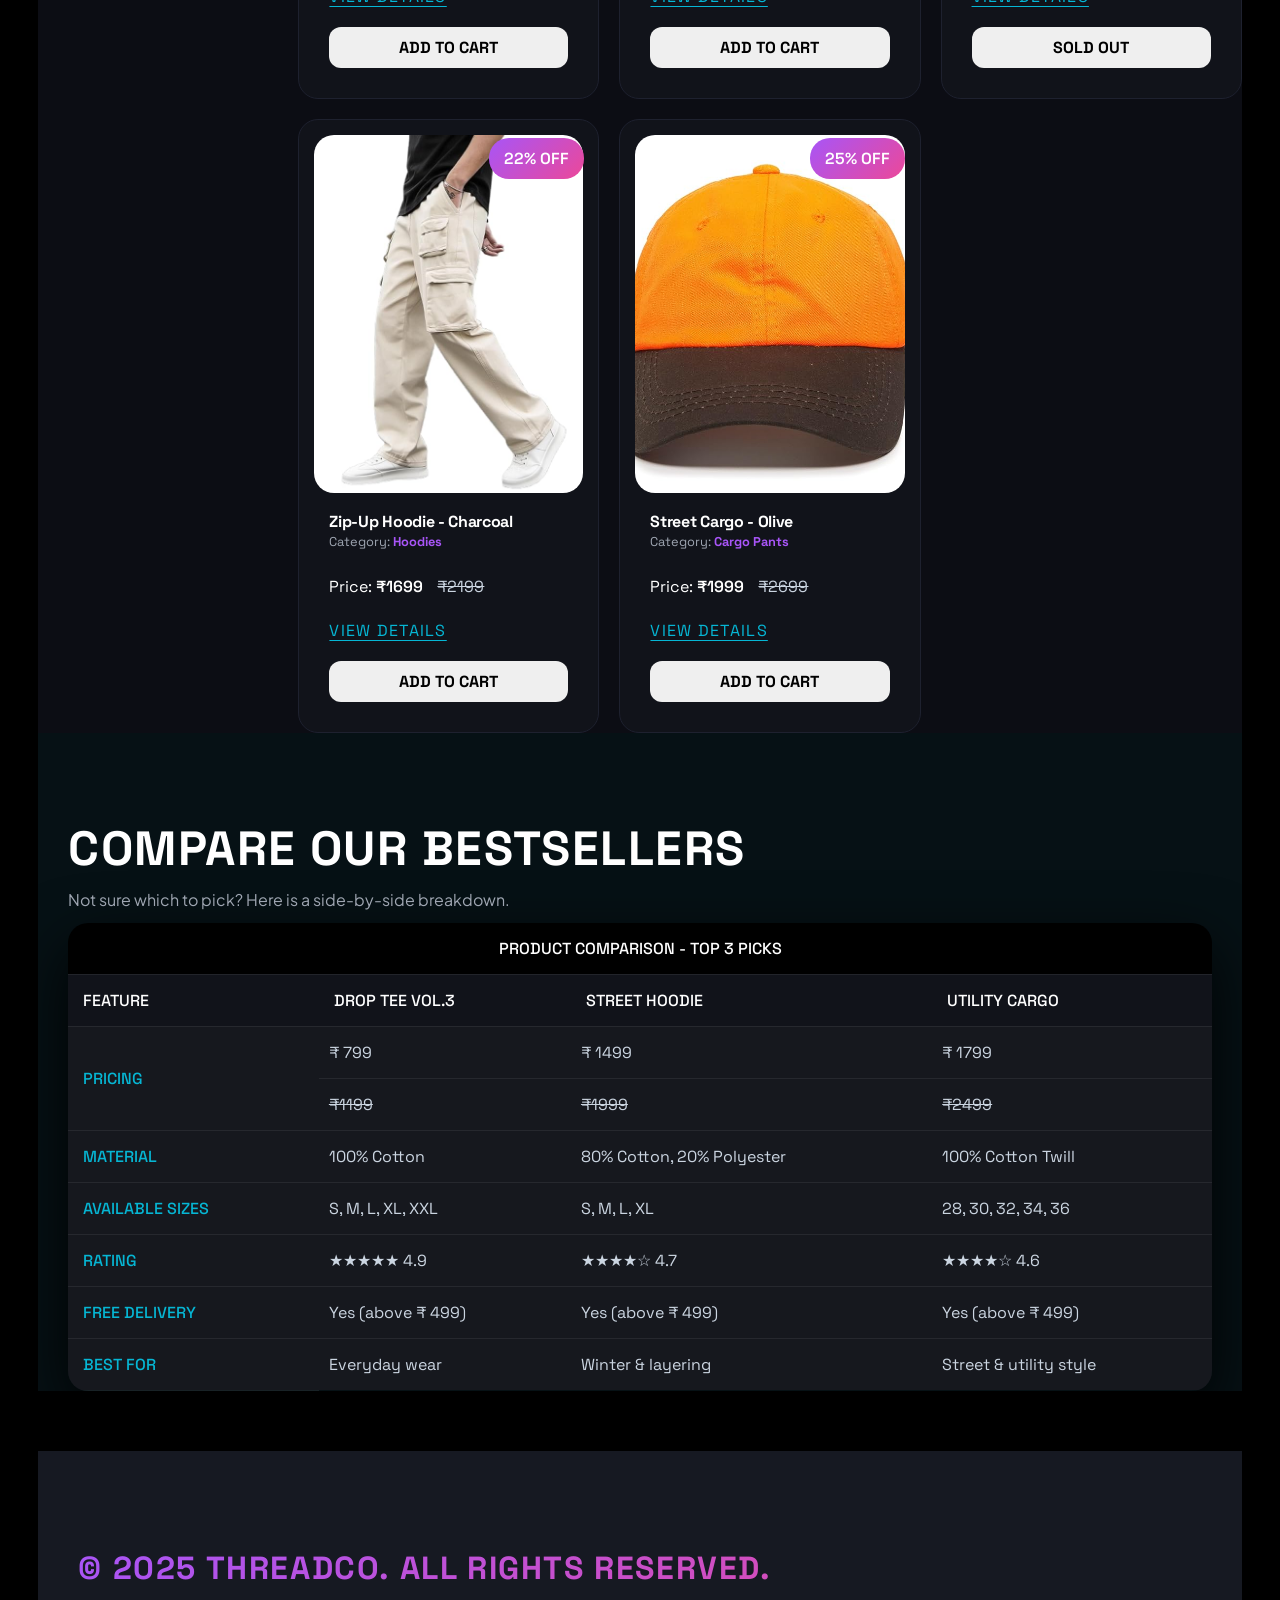
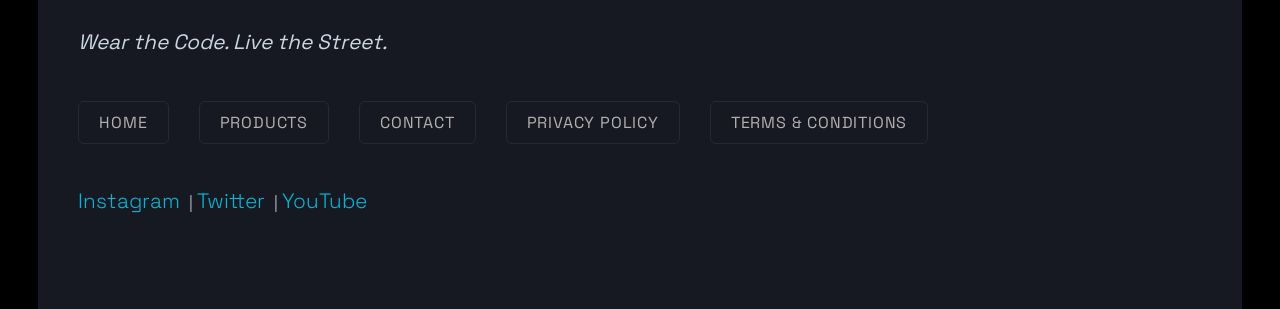
<file: products.html>
<!DOCTYPE html>
<html lang="en">

<head>
    <meta charset="UTF-8">
    <meta name="viewport" content="width=device-width, initial-scale=1.0">
    <title>FakeThreadCo - Wear the code.Live the street</title>
    <link rel="stylesheet" href="Style.css">
</head>

<body>
    <header>
        <h1>ThreadCo</h1>
        <nav>
            <ul>
                <li><a href="HTMLproject.html">Home</a> </li>
                <li> <a href="products.html">Products</a></li>
                <li> <a href="Product Detail.html">Product Detail</a></li>
                <li> <a href="contact.html">Contact</a></li>
                <li> <a href="">Cart (0)</a></li>
            </ul>
        </nav>
    </header>

    <main id="hero-3">
        <section id="cattalog">
            <h2>The Catalogue</h2>
            <p>Fresh drops, every Friday. <strong>Limited stock. No restocks. Ever.</strong></p>
            <p>Showing <strong> 8 products</strong></p>
        </section>

        <div id="products">

            <section id="sidebar">
                <h3>Filter By</h3>
                <h4>Category</h4>
                <ul>
                    <li>
                        <input type="checkbox" id="T-Shirts">
                        <label for="T-Shirts">T-Shirts</label>
                    </li>
                    <li>
                        <input type="checkbox" id=" Hoodies">
                        <label for=" Hoodies"> Hoodies</label>
                    </li>
                    <li>
                        <input type="checkbox" id="Cargo Pants">
                        <label for="Cargo Pants">Cargo Pants</label>
                    </li>
                    <li>
                        <input type="checkbox" id=" Caps">
                        <label for=" Caps"> Caps</label>
                    </li>
                    <li>
                        <input type="checkbox" id=" Accessories">
                        <label for=" Accessories"> Accessories</label>
                    </li>
                </ul>



                <h4>Price Range (&#8377;)</h4>
                <label for="Min: ">Min: </label>
                <input type="number" min="0" id="Min: " placeholder="0">
                <br>
                <label for="Max: ">Max:</label>
                <input type="number" min="0" id="Max: " placeholder="7">





                <h4 id="asd">Sort By</h4>

                <select name="Sort By" id="Sort-By">
                    <option value="op">Most popuarl</option>
                    <option value="op">Price: Low to High</option>
                    <option value="op">Price: High to Low</option>
                    <option value="op">Newest First</option>

                </select>
                <br><br>

                <button id="b1">Apply Filter</button>
                <button id="b2">Clear All</button>


            </section>

            <section id="pro-img">
                <h2>All Products</h2>
                <div id="photo">
                    <article>
                        <figure>
                            <img src="Images/product 1.jpg" width="500px" alt="">
                            <figcaption>Oversized Drop Tee Vol.3</figcaption>
                        </figure>
                        <h3>Oversized Drop Tee Vol.3</h3>
                        <p>Category: <span>T-Shirts</span> </p>
                        <p>Price: <strong>&#8377;799 </strong><s>&#8377;1199</s></p>
                        <p><mark>33% OFF</mark></p>

                        <a href="Product Detail.html">View Details</a>
                        <button>Add to Cart</button>
                    </article>
                    <article>
                        <figure>
                            <img src="Images/product 2.jpg" width="500px" alt="">
                            <figcaption>Street Hoodie - Olive</figcaption>
                        </figure>
                        <h3>Street Hoodie - Olive</h3>
                        <p>Category: <span>Hoodies</span> </p>
                        <p>Price: <strong>&#8377;1499 </strong><s>&#8377;1999</s></p>
                        <p><mark>25% OFF</mark></p>

                        <a href="Product Detail.html">View Details</a>
                        <button>Add to Cart</button>
                    </article>
                    <article>
                        <figure>
                            <img src="Images/product 3.jpg" width="500px" alt="">
                            <figcaption>Utility Cargo - Beige </figcaption>
                        </figure>
                        <h3>Utility Cargo - Beige</h3>
                        <p>Category: <span>Cargo Pants</span> </p>
                        <p>Price: <strong>&#8377;1799 </strong><s>&#8377;2499</s></p>
                        <p><mark>28% OFF</mark></p>

                        <a href="Product Detail.html">View Details</a>
                        <button>Add to Cart</button>
                    </article>
                    <article>
                        <figure>
                            <img src="Images/product 4.jpg" width="500px" alt="">
                            <figcaption>TC 6-Panel Cap</figcaption>
                        </figure>
                        <h3>TC 6-Panel Cap - Black</h3>
                        <p>Category: <span> Caps</span></p>
                        <p>Price: <strong>&#8377;499 </strong><s>&#8377;699</s></p>
                        <p><mark>28% OFF</mark></p>

                        <a href="Product Detail.html">View Details</a>
                        <button>Add to Cart</button>
                    </article>
                    <article>
                        <figure>
                            <img src="Images/product 1.jpg" width="500px" alt="">
                            <figcaption>Monogram Tote Bag - Cream</figcaption>
                        </figure>
                        <h3>Monogram Tote Bag - Cream</h3>
                        <p>Category: <span>Accessories</span> </p>
                        <p>Price: <strong>&#8377;349 </strong><s>&#8377;499</s></p>
                        <p><mark>30% OFF</mark></p>

                        <a href="Product Detail.html">View Details</a>
                        <button>Add to Cart</button>
                    </article>
                    <article>
                        <figure>
                            <img src="Images/product 2.jpg" width="500px" alt="">
                            <figcaption>Acid Wash Tee - White</figcaption>
                        </figure>
                        <h3>Acid Wash Tee - White</h3>
                        <p>Category: <span> T-Shirts</span></p>
                        <p>Price: <strong>&#8377;899 </strong><s>&#8377;1299</s></p>
                        <p><mark>30% OFF</mark></p>

                        <a href="Product Detail.html">View Details</a>
                        <button id="sold-out">Sold out</button>
                    </article>
                    <article>
                        <figure>
                            <img src="Images/product 3.jpg" width="500px" alt="">
                            <figcaption>Zip-Up Hoodie - Charcoal</figcaption>
                        </figure>
                        <h3>Zip-Up Hoodie - Charcoal</h3>
                        <p>Category: <span>Hoodies</span> </p>
                        <p>Price: <strong>&#8377;1699 </strong><s>&#8377;2199</s></p>
                        <p><mark>22% OFF</mark></p>

                        <a href="Product Detail.html">View Details</a>
                        <button>Add to Cart</button>
                    </article>
                    <article>
                        <figure>
                            <img src="Images/product 4.jpg" width="500px" alt="">
                            <figcaption>Street Cargo - Olive</figcaption>
                        </figure>
                        <h3>Street Cargo - Olive</h3>
                        <p>Category: <span>Cargo Pants</span> </p>
                        <p>Price: <strong>&#8377;1999 </strong><s>&#8377;2699</s></p>
                        <p><mark>25% OFF</mark></p>

                        <a href="Product Detail.html">View Details</a>
                        <button>Add to Cart</button>
                    </article>
                </div>
            </section>
        </div>
        <section id="com-our-seller" class="scroll">
            <h2>Compare Our Bestsellers</h2>
            <p>Not sure which to pick? Here is a side-by-side breakdown.</p>
            <table>
                <tr>
                    <th colspan="4">Product Comparison - Top 3 Picks</th>

                </tr>
                <tr>
                    <th>Feature</th>
                    <th>Drop Tee Vol.3</th>
                    <th>Street Hoodie</th>
                    <th>Utility Cargo</th>
                </tr>
                <tr>
                    <th rowspan="2">Pricing</th>
                    <td>₹ 799</td>
                    <td>₹ 1499</td>
                    <td>₹ 1799</td>
                </tr>
                <tr>

                    <td><s>&#8377;1199</s></td>
                    <td><s>&#8377;1999</s></td>
                    <td><s>&#8377;2499</s></td>
                </tr>
                <tr>
                    <th>Material</th>
                    <td>100% Cotton</td>
                    <td>80% Cotton, 20% Polyester</td>
                    <td>100% Cotton Twill</td>
                </tr>
                <tr>
                    <th>Available Sizes</th>
                    <td> S, M, L, XL, XXL</td>
                    <td>S, M, L, XL</td>
                    <td> 28, 30, 32, 34, 36</td>
                </tr>
                <tr>
                    <th>Rating</th>
                    <td>★★★★★ 4.9</td>
                    <td>★★★★☆ 4.7</td>
                    <td>★★★★☆ 4.6</td>
                </tr>
                <tr>
                    <th>Free Delivery</th>
                    <td>Yes (above ₹ 499)</td>
                    <td>Yes (above ₹ 499)</td>
                    <td>Yes (above ₹ 499)</td>
                </tr>
                <tr>
                    <th>Best For</th>
                    <td>Everyday wear</td>
                    <td>Winter & layering</td>
                    <td>Street & utility style</td>
                </tr>
            </table>
        </section>

    </main>

    <footer id="footer">
        <p>&copy; 2025 ThreadCo. All rights reserved.</p>
        <p><em>Wear the Code. Live the Street.</em></p>
        <ul>
            <li><a href="HTMLproject.html">Home</a> </li>
            <li> <a href="products.html">Products</a></li>
            <li> <a href="contact.html">Contact</a></li>
            <li> <a href="">Privacy Policy</a></li>
            <li> <a href="">Terms & Conditions</a></li>
        </ul>
      <p>  <a href=""> Instagram </a> &nbsp;| <a href=""> Twitter </a> &nbsp;| <a href=""> YouTube</a>  </p>

    </footer>

</body>

</html>
</file>
<file: Style.css>
@import url('https://fonts.googleapis.com/css2?family=Plus+Jakarta+Sans:wght@300;400;500;600;700;800&family=Space+Grotesk:wght@400;500;600;700;800&display=swap');

* {
    padding: 0;
    margin: 0;
    box-sizing: border-box;
    font-family: var(--font-display);
}



/* Additional data */
:root {
    /* Brand Theme Colors */
    --color-primary: #a855f7;
    --color-primary-glow: rgba(168, 85, 247, 0.25);
    --color-secondary: #ec4899;
    --color-secondary-glow: rgba(236, 72, 153, 0.25);
    --color-accent: #06b6d4;


    /* Base & Layout Backgrounds */
    --color-bg-base: #060709;
    --color-bg-section: #0c0d14;
    --color-bg-footer: #161922;
    --color-surface: #11131a;
    --color-surface-muted: #1e212f;


    /* Borders */
    --color-border: rgba(255, 255, 255, 0.07);


    /* Typography Text Colors */
    --white: #ffffff;
    --color-text-body: #cbd5e1;
    --color-text-muted: #9fa6b2;
    --font-display: 'Space Grotesk', sans-serif;
    --font-body: 'Plus Jakarta Sans', sans-serif;
    --radius-sm: 6px;
    --radius-md: 12px;
    --radius-lg: 20px;
    --shadow-sm: 0 4px 12px rgba(0, 0, 0, 0.5);
    --shadow-md: 0 12px 36px rgba(0, 0, 0, 0.7);
    --shadow-lg: 0 24px 64px rgba(0, 0, 0, 0.9);
    --gradient-accent: linear-gradient(135deg, var(--color-primary) 0%, var(--color-secondary) 100%);
    --gradient-secondary: linear-gradient(135deg, var(--color-accent) 0%, #3b82f6 100%);
}

html {
    font-size: 16px;
}

h1,
h2,
h3,
h4,
h5,
h6 {
    font-family: var(--font-display);
    font-weight: 700;
    line-height: 1.1;
    letter-spacing: -0.02em;
    color: var(--white);
}


h1 {
    font-size: clamp(2.4rem, 6vw, 5rem);
}

h2 {
    font-size: clamp(1.8rem, 4vw, 3rem);
}

h3 {
    font-size: clamp(1.2rem, 2.5vw, 1.75rem);
}

h4 {
    font-size: 1.125rem;
    font-weight: 600;
}

p {
    font-size: 1rem;
    line-height: 1.7;
    color: var(--color-text-muted);
}


small {
    font-size: 0.8rem;
    color: var(--color-text-muted);
}

strong {
    color: var(--white);
    font-weight: 600;
}

em {
    color: var(--color-text-body);
}

ul {
    list-style: none;
}

/* Additional data */

body {
    background-color: black;
    /* padding: 0 60px; */
    padding-left: clamp(20px, 3vw, 40px);
    padding-right: clamp(20px, 3vw, 40px);
}

header {
    display: flex;
    left: 60px;
    right: 60px;
    backdrop-filter: blur(10px);
    -webkit-backdrop-filter: blur(10px);
    position: fixed;
    top: 0;
    border-bottom: 1px solid var(--color-surface-muted);
    background-color: rgba(4, 4, 4, 0.604);
    justify-content: space-between;
    align-items: center;
    text-transform: uppercase;
    z-index: 10;
}

header nav ul {
    display: flex;
    gap: 10px;
}

header h1 {
    padding: clamp(10px, 3vw, 17px);
    font-size: 1.5rem;
    letter-spacing: 0.09em;
    background: var(--gradient-accent);
    background-clip: text;
    color: transparent;
    /* webkit is used for old browsers otherwise yah dono property ek hi hai */
    -webkit-background-clip: text;
    -webkit-text-fill-color: transparent;
}

a {
    text-decoration: none;
    color: rgb(180, 175, 175);
}

header nav a {
    text-wrap: nowrap;
    font-size: small;
    border-radius: 10px;
    font-family: var(--font-display);
    color: var(--color-text-muted);
    padding: 12px 20px;
    font-weight: 600;
}

header nav a:hover {
    background-color: rgba(32, 31, 31, 0.605);
    color: var(--white);

}

header nav li:last-child a {
    background-color: var(--color-primary);
    color: var(--white);
}

header nav li:last-child a:hover {
    background-color: var(--color-secondary);

}

#hero {
    /* height: 90vh; */
    display: flex;
    justify-content: space-between;
    align-items: center;
    padding: 90px 40px;
    margin-bottom: 50px;
    overflow: hidden;
}

.left-hero {
    display: flex;
    flex-direction: column;
    gap: 10px;
    max-width: 690px;
}


.left-hero h2 {
    /* font-size: clamp(2rem, 5vw, 5rem); */
    text-transform: uppercase;
}

#gradient-text {
    background: var(--gradient-accent);
    background-clip: text;
    color: transparent;
}

#hero p {
    font-size: clamp(0.4rem, 3vw, 1.2rem);
    font-family: var(--font-body);
}

#cta {
    display: flex;
    gap: 20px;
    margin-top: 20px;
}

#cta a {
    padding: 20px 30px;
    border-radius: var(--radius-sm);
    color: var(--white);
    text-transform: uppercase;
    font-family: var(--font-display);
    font-weight: 700px;

}

#cta :first-child {
    display: flex;
    justify-content: center;
    align-items: center;
    background: var(--gradient-accent);

}

#cta :last-child {
    border: 2px solid rgba(104, 104, 104, 0.926);
}

#cta :first-child:hover {
    box-shadow: 0 8px 20px rgba(223, 71, 0, 0.506);
    background: linear-gradient(135deg, #af62f7 0%, #60ff90 100%);
}

#cta :last-child:hover {
    background-color: rgba(255, 255, 255, 0.07);
    border-color: var(--white);
}

.right-hero {
    display: flex;
    justify-content: center;
    align-items: center;
    height: auto;
    flex: 1;
    position: relative;
    left: -100px;
    max-width: 250px;
    min-width: 100px;
    object-fit: cover;
}

.right-hero img {
    object-fit: cover;
    width: 100%;
    height: auto;
    border-radius: var(--radius-lg);
    box-shadow: var(--shadow-md);
    z-index: 1;
    animation: figure-anime 1s linear infinite alternate;
}

@keyframes figure-anime {
    0% {
        transform: translate(0, 15px);
    }

    100% {
        transform: translate(0);
    }

}


.right-hero img:hover {
    border: 1px solid var(--color-primary);
    box-shadow: var(--shadow-lg);
}

.glow {
    width: 300px;
    height: 300px;
    border-radius: 50%;
    position: absolute;
    z-index: -1;
    filter: blur(50px);
    /* opacity: 0.6; */
    overflow: hidden;
}

@keyframes btn1-anime {
    0% {
        opacity: 0.2;
    }

    100% {
        opacity: 0.9;
    }
}

@keyframes btn2-anime {
    0% {
        opacity: 0.3;
    }

    100% {
        opacity: 0.9;
    }
}

.orb1 {
    background-color: var(--color-primary);
    bottom: 7%;
    left: 20%;
    animation: btn1-anime 1s linear infinite alternate;

}

.orb2 {
    background-color: var(--color-secondary);
    bottom: 7%;
    right: 20%;
    animation: btn2-anime 1s linear infinite 1s alternate;

}



#week-drop {
    background-color: var(--color-bg-section);
    padding: 80px 60px;
}

#week-drop h2 {
    text-transform: uppercase;
}

#week-drop>p {
    margin: 20px 0;
    font-family: var(--font-display);
}

.cards {
    display: flex;
    flex-wrap: wrap;
    gap: 20px;
    margin: 40px 0;
}

.cards article {
    max-width: 500px;
    min-width: 200px;
}

article {
    display: flex;
    flex-direction: column;
    flex: 1 1 260px;
    padding: 10px;
    border: 1px solid var(--color-border);
    border-radius: var(--radius-lg);
    overflow: hidden;
    transition: all 0.3s linear 0s;
    background-color: #11131A;
    font-family: 'Gill Sans', 'Gill Sans MT', Calibri, 'Trebuchet MS', sans-serif;
}

figure {
    overflow: hidden;
    /* aspect-ratio: 3/4; */
    padding: 5px;
    border-radius: var(--radius-lg);
}

figcaption {
    display: none;
}

figure img {
    aspect-ratio: 3/4;
    max-width: 100%;
    max-height: 100%;
    object-fit: cover;
    border-radius: var(--radius-lg);
    transition: all 0.3s linear 0s;
}

figure img:hover {
    transform: scale(1.1);
}


article {
    position: relative;
}

article:hover {
    border: 1px solid var(--color-primary);
    box-shadow: 0 10px 10px var(--color-primary-glow);
    transform: translate(0, -5px);
}

article h3 {
    padding: 10px 20px 0;
    font-size: 1rem;
}

article p:first-of-type {
    padding: 0 20px;
    font-size: .8rem;
}


article span {
    color: var(--color-primary);
    font-weight: 700;

}

article p:nth-of-type(2) {
    padding: 20px 20px;
    color: var(--white);

}

article p:nth-of-type(2) s {
    margin-left: 10px;
    color: var(--color-text-body);
}


article p:nth-of-type(3) mark {
    background: var(--gradient-accent);
    padding: 7px 15px;
    border-radius: var(--radius-lg);
    color: var(--white);
    font-weight: 600;
    position: absolute;
    top: 3%;
    right: 5%;
}


article a {
    text-decoration: underline;
    text-transform: uppercase;
    text-underline-offset: 4px;
    letter-spacing: 0.08em;
    padding: 0 0 20px 20px;
    color: var(--color-accent);
}


article a:hover {
    color: var(--color-secondary);
}

button {
    margin: 0 20px 20px 20px;
    padding: 10px;
    border-radius: var(--radius-md);
    font-weight: 700;
    font-size: medium;
    text-transform: uppercase;
    border: none;
    cursor: pointer;
    transition: all 0.3s linear 0s;
}

button:hover {
    background: var(--color-primary);
    color: var(--white);
    transform: translate(0, -5px);
    box-shadow: 0 4px 1px var(--color-primary-glow);

}

#bestsellers h2 {
    text-transform: uppercase;
    margin-bottom: 20px;
}

#bestsellers {
    width: 100%;
    margin-top: 30px;
    padding: 50px 30px 30px 30px;
}

table {
    overflow: hidden;
    border-radius: var(--radius-lg);
    width: 100%;
    color: white;
    border-collapse: collapse;
}

th[colspan="5"] {
    padding: 20px 15px;
    background: var(--gradient-accent);
    text-transform: uppercase;
    letter-spacing: 0.15em;
    text-align: center;
    font-weight: 600;
    color: var(--white);
}

th {
    text-align: left;
    padding: 15px 15px;
    background: var(--color-surface-muted);
    text-transform: uppercase;
    color: var(--color-text-muted);
}

td {
    padding: 15px 10px;
    color: var(--color-text-body);
    background: #16181E;
    border-top: 0.5px solid var(--color-border);
}

tr:hover td {
    background: var(--color-surface-muted);
}

#bestsellers tr:hover td:first-child {
    color: var(--color-secondary);
}

#why {
    margin-left: 30px;
}

#why h2 {
    text-transform: uppercase;
    margin-top: 80px;
    margin-bottom: 5px;

}

#why p {
    margin: 20px 0 40px 0;
}

#why ul {

    flex: 1 1 240px;
    flex-wrap: wrap;
    display: flex;
    flex-direction: row;
    gap: 20px;
}

#why ul li {
    flex: 1 1 240px;
    padding: 20px;
    background: #11131A;
    border-radius: var(--radius-md);
    border: 1px solid var(--color-border);
    border-left: 5px solid var(--color-primary);
    color: var(--color-text-muted);
    font-size: 0.9rem;
}

#why ul li:hover {
    border-left: 5px solid var(--color-secondary);
}

#why ul li strong {
    display: block;
    margin-bottom: 20px;
    font-size: 1rem;
    font-weight: 900;
}

#why h3 {
    margin-top: 50px;

}

#why dl dt {
    letter-spacing: 0.07 rem;
    text-transform: uppercase;
    font-weight: bold;
    color: var(--color-accent);
    margin-bottom: 10px;
}

#why dl {
    border-top: 1px solid var(--color-border);
    margin: 10px;
    display: flex;
    flex-wrap: wrap;
    padding: 30px 0;
    color: var(--color-text-muted);
    gap: 10px;

}

#why dl section {
    padding: 10px;
    flex: 1 1 240px;
    border: 1px solid var(--color-border);
    border-radius: var(--radius-md);
}

#why dl dd {
    font-size: 0.9rem;
}

#get {
    margin-bottom: 0;
    background: var(--color-surface);
    text-align: center;
    padding: 150px 0;
}

#get p {
    /* display: inline-block; */
    margin: auto;
    padding: 15px 0;
    font-size: 1.1rem;
    max-width: 550px;
}

#get h2 {
    padding: 25px 0;
    text-transform: uppercase;

}

#get label {
    display: none;
}

#get form {
    max-width: 550px;
    display: flex;
    /* justify-content: center; */
    margin: auto;
    border: 1px solid var(--color-border);
    border-radius: var(--radius-md);
    overflow: hidden;
}

#get form input[type="email"]::placeholder {
    font-size: 1.2rem;
}

#get form input[type="email"] {
    flex: 1;
    padding: 13px 20px;
    background: transparent;
    border: none;
    color: var(--white);
    font-size: 1.2rem;
}


#get form button {
    /* overflow: hidden; */
    letter-spacing: 0.09rem;
    color: var(--white);
    background: var(--gradient-accent);
    text-transform: uppercase;
    padding: 14px 30px;
    font-weight: 700;
    border: none;
}

#get form small {
    margin-bottom: 0;
}

footer {
    margin-top: -20px;
    background: var(--color-bg-footer);
    padding: 90px 40px;
}

footer p:first-child {
    margin-bottom: 15px;
    text-transform: uppercase;
    font-size: 2rem;
    font-weight: 900;
    background: var(--gradient-accent);
    background-clip: text;
    color: transparent;
    letter-spacing: 0.1rem;
}

footer p:nth-of-type(2) em {
    font-size: 1.3rem;
    display: block;
    margin: 30px 0;
}

footer ul {
    display: flex;
    gap: 30px;
    padding: 10px 0 40px 0;
    flex-wrap: wrap;
}

footer ul li a {
    display: flex;
    flex: 1;
    text-transform: uppercase;
    padding: 10px 20px;
    border-radius: var(--radius-sm);
    border: 1px solid var(--color-border);
    letter-spacing: 0.05rem;
    flex-wrap: wrap;
}

footer ul li:hover a {
    border: 1px solid var(--color-primary);
    color: var(--white);
    font-weight: 600;
}

footer p:last-child a {
    color: var(--color-accent);
    font-size: 1.3rem;
    font-weight: 300;
}

footer p:last-child a:hover {
    color: var(--color-secondary);
}

/* products page */


#hero-3 {
    background: #061115;
}

#cattalog {
    padding: 100px 40px;
    margin: 70px 0 0px 0;

}

#cattalog h2 {
    text-transform: uppercase;
}

#cattalog p {
    font-size: 1rem;
}

#products {
    /* position: relative; */
    /* padding: 40px; */
    background: #0C0D14;
    display: grid;
    grid-template-columns: 240px 1fr;
    column-gap: 20px;
    align-items: start;
}

#sidebar {
    top: 100px;
    position: sticky;
    background: #11131A;
    border: 1px solid var(--color-surface-muted);
    box-shadow: var(--shadow-md);
    padding: 20px;
    border-radius: var(--radius-md);
    color: var(--color-text-muted);
}

#sidebar h3 {

    border-bottom: 0.5px solid var(--color-surface-muted);
    color: var(--color-primary);
    font-size: 0.9rem;
    letter-spacing: 0.1rem;
    text-transform: uppercase;
    padding: 10px 5px;
}

#sidebar h4 {

    padding: 20px 0;
    font-size: 0.8rem;
    letter-spacing: 0.1rem;
    text-transform: uppercase;
}

#sidebar ul li {
    padding: 10px;

}

label,
input[type="checkbox"] {
    accent-color: var(--color-primary);
    cursor: pointer;
    height: 15px;
    width: 15px;
    margin-right: 5px;

}

#sidebar input[type="number"] {
    width: 100%;
    color: var(--white);
    border: 1px solid var(--color-surface-muted);
    background-color: var(--color-bg-section);
}

#sidebar input[type="number"]:focus {
    outline: 1px solid var(--color-primary);

}

#asd {
    margin-top: 20px;
}


#Sort-By {
    padding: 15px 30px;
    border: 1px solid var(--color-surface-muted);
    background-color: var(--color-bg-section);
    color: var(--white);
    border-radius: var(--radius-sm);
    outline: none;
}


#sidebar option {
    background: gray;
}

/* #sidebar label {
    cursor: pointer;
} */

#b1 {
    /* margin: 20px 0; */
    padding: 15px 60px;
    font-weight: bold;
    letter-spacing: 0.04rem;
    border: none;
    text-transform: uppercase;
    border-radius: var(--radius-sm);
}

#b1:hover {
    color: var(--white);
    background-color: var(--color-primary);


    /* box-shadow: 0px 2px 10px red; */
}

#b2 {
    color: var(--color-text-body);
    padding: 15px 67.5px;
    font-weight: bold;
    letter-spacing: 0.04rem;
    text-transform: uppercase;
    border-radius: var(--radius-sm);
    border: 1px solid var(--color-surface-muted);
    background-color: var(--color-bg-section);
}

#b1:hover {
    box-shadow: 0px 4px 15px var(--color-primary-glow);
}

#b2:hover {
    color: var(--white);
    background-color: var(--color-bg-footer);
    box-shadow: 0px 4px 15px var(--color-primary-glow);
}

#product {
    display: grid;

}

#pro-img h2 {
    padding: 0 0 20px 10px;
    text-transform: uppercase;
    color: var(--color-text-muted);
    letter-spacing: 0.09rem;
}



#photo {
    display: grid;
    grid-template-columns: repeat(auto-fit, minmax(250px, 1fr));
    gap: 20px;

}

#pro-img article {
    border-radius: var(--radius-lg);
    padding: 10px;
    background: #11131A;
    border: 1px solid var(--color-surface-muted);
    /* min-height: 20vh; */
    /* transition: all 0.5s linear 0s; */
}

#pro-img article:hover {
    border: 1px solid var(--color-primary);
}

#com-our-seller {
    margin: 90px 30px 60px 30px;
}

#com-our-seller h2 {
    margin-bottom: 10px;
    text-transform: uppercase;
    letter-spacing: 0.09rem;
}

#com-our-seller p {
    font-family: var(--font-body);
    padding-bottom: 10px;
}

#com-our-seller table {
    box-shadow: var(--shadow-lg);
}

#com-our-seller table tr:first-child th {
    text-align: center;
    background-color: black;
    color: var(--white);
}

#com-our-seller table tr:nth-of-type(2) th {
    background-color: var(--color-surface);
    color: var(--white);
}

#com-our-seller table tr th {
    color: var(--color-accent);
    font-weight: 500;
    border-bottom: 1px solid var(--color-border);
    background-color: #16181E;
}

#footer {
    margin: 0px;
}


#sold-out {
    cursor: not-allowed;
}

#sold-out:hover {
    transition: all;
    transition-duration: 0.3s;
    transform: scale(0.9);
    background-color: rgb(49, 48, 48);
}

@keyframes sold {
    0% {}
}

/* produst details */

.comments article p:first-of-type {
    color: gold;
}

.header2 {
    background-color: var(--color-bg-section);
    padding: 50px;
    margin: 50px 0;
}

.header2 h2 {

    padding: 10px 0;
    text-transform: uppercase;
    letter-spacing: 0.07rem;
}

#nonsens {
    padding-left: 20px;
    margin: 40px 0 -35px 0;
}

#Detail {
    margin: 70px 0;

}

#Detail h2 {
    text-transform: uppercase;
    letter-spacing: 0.07rem;
}

#Detail table {
    box-shadow: none;
    border: none;
    border-radius: 0%;
}

#Detail table tr th {
    padding: 25px 0;
    background-color: black;
    border-top: 1px solid var(--color-border);
}

#Detail table tr td {
    background-color: black;
    color: var(--white);
}

#Detai table {
    box-shadow: var(--shadow-lg);
}

.header2 table {
    box-shadow: var(--shadow-lg);
}

.header2 table tr:first-of-type th {
    background-color: black;
    text-align: center;
    color: var(--white);
}

.header2 table tr:nth-of-type(2) th {
    color: var(--white);
    background-color: var(--color-surface);
}

.oversized div:first-child figure {
    position: sticky;
    top: 100px;
    max-width: 400px;
    min-height: 100px;
    max-height: 700px;
    min-width: 100px;
}

.oversized {
    display: flex;
    gap: 50px;
}

.oversized img {
    height: 100%;
    width: 100%;
}

#right-oversized h2 {
    text-transform: uppercase;
}

#right-oversized p:first-of-type {
    margin: 20px;
}

#right-oversized p:nth-of-type(2) {
    font-size: 2rem;
}

#right-oversized s {
    margin: 20px;
    font-size: 1.5rem;
}

#right-oversized mark {
    background: var(--gradient-accent);
    padding: 7px 15px;
    border-radius: var(--radius-lg);
    color: var(--white);
    font-weight: 600;
    font-size: 1rem;
}

#right-oversized label {
    text-transform: uppercase;
    color: var(--white);

}

#right-oversized select,
input[type="number"] {
    /* height: 35px; */
    width: 100%;
    border: 1px solid var(--color-border);
    background-color: var(--color-surface);
    margin: 20px 0;
    color: var(--white);
    /* font-size: 1rem; */
    padding: 15px;
}

#right-oversized input[type="number"]::placeholder {
    color: var(--white);
}

#right-oversized a {
    color: var(--color-accent);
    text-decoration: underline;
    text-underline-offset: 5px;
}

#right-oversized button {
    margin: 10px 15px 10px 0;
    padding: 15px;
    width: fit-content;
    text-transform: uppercase;
    color: var(--white);
    font-weight: 700;
    border-radius: var(--radius-sm);
    border: none;
}

#right-oversized button:first-of-type {
    background: var(--gradient-accent)
}

#right-oversized button:last-of-type {
    background: transparent;
    border: 1px solid var(--white);
}

#right-oversized ul {
    border: 1px solid var(--color-border);
    box-shadow: var(--shadow-lg);
    border-radius: var(--radius-lg);
    margin: 30px 0;
    padding: 30px;
    background: #11131A;
    border-left: 4px solid var(--color-accent);
    color: var(--color-text-body);
}

#right-oversized ul li {
    padding: 10px;
}

.unique {
    margin: 62px -20px;
    background: var(--color-bg-section);
    padding: 20px;
}

.unique a {
    color: var(--color-primary);
}

.unique span {
    color: var(--color-text-body);
}

/* contact page */

#top-headinng {
    margin-top: 180px;
    margin-bottom: 70px;
}

#top-headinng h2 {


    text-transform: uppercase;
    font-weight: 1000;
}

#top-headinng p {
    font-family: var(--font-display);
}

::selection {
    background-color: var(--color-primary);
    color: var(--white);
}

#hero-2 {
    padding: 70px 50px;
    background: var(--color-bg-section);
    display: grid;
    grid-template-columns: 3fr 1fr;
    gap: 80px;
}


#hero-2 h2 {
    margin-bottom: 30px;
    text-transform: uppercase;
}

#send-message form fieldset {
    margin-top: 40px;
    color: var(--white);
    padding: 40px;
    border: 1px solid #22242A;
    border-radius: var(--radius-lg);
    background: var(--color-surface);
    font-family: var(--font-display);
    text-transform: uppercase;
    box-shadow: var(--shadow-md);
}

#send-message input:focus {
    color: var(--white);
}

#send-message input::placeholder {
    font-size: 1.1rem;
    font-family: var(--font-display);
    border-radius: var(--radius-sm);
}

#send-message small {
    text-transform: lowercase;
}

#send-message legend {
    color: var(--color-primary);
}

#send-message form fieldset input {
    margin: 15px 0 20px 5px;
    padding: 15px;
    width: 100%;
    border: 1px solid var(--color-border);
    background: var(--color-bg-section);
    outline: none;
}

#send-message form fieldset input:focus {
    border: 1px solid var(--color-primary);
}

#Message {
    margin: 15px 0 20px 5px;
    padding: 15px;
    width: 100%;
    border: 1px solid var(--color-border);
    background: var(--color-bg-section);
    outline: none;
    color: var(--white);
}

#Message:focus {
    border: 1px solid var(--color-primary);
}

#send-message input[type='file'] {
    background: transparent;
}

#send-message input[type='checkbox'] {
    width: 20px;
    height: 20px;
    margin: 10px;
}

#send-message a {
    color: var(--color-accent);
    text-transform: capitalize;
    font-weight: 500;
}

#send-message fieldset select {
    font-size: 1.1rem;
    color: var(--white);
    margin: 15px 0 20px 5px;
    padding: 15px;
    width: 100%;
    border: 1px solid var(--color-border);
    background: var(--color-bg-section);
    outline: none;
}

#send-message input[type='file'] {
    border: none;
}

#send-message fieldset select:focus {
    border: 1px solid var(--color-primary);
}

#send-message button {
    color: var(--white);
    background: var(--gradient-accent);
    padding: 20px;
    margin-top: 30px;
}

#send-message button:last-child {
    border: 1px solid var(--color-border);
    background: transparent;
}

#fixed {
    height: fit-content;
    top: 100px;
    position: sticky;
}

#fixed h2 {
    text-transform: uppercase;
}

#fixed address {
    font-style: normal;
    box-shadow: var(--shadow-md);
    color: var(--color-text-muted);
    border: 1px solid #22242A;
    border-left: 4px solid var(--color-primary);
    border-radius: var(--radius-lg);
    background: var(--color-surface);
    padding: 40px 50px;
    font-family: var(--font-display);
}

#fixed address strong {
    display: inline-block;
    margin-bottom: 20px;
    font-size: 1.2rem;
}

#fixed address a {
    display: inline-block;
    margin-top: 10px;
    text-decoration: underline;
    color: var(--color-accent);
}

#fixed address a:hover {
    color: var(--color-secondary);
}

#fixed h3 {
    margin: 70px 0 10px 0;
    font-size: 1.2rem;
    color: var(--color-text-muted);
}

#fixed ul li {
    background: var(--color-surface);
    margin: 10px;
    border: 1px solid var(--color-border);
    padding: 20px;

}

#fixed ul li:hover {
    border: 1px solid var(--color-primary);
    background: var(--color-surface-muted);
}

#fixed ul li:hover a {
    color: var(--white);
}

#common-ques {
    padding: 30px;
}

#common-ques h2 {
    margin-top: 30px;
    text-transform: uppercase;
}

#common-ques details {
    border-top: 1px solid var(--color-border);
    padding: 40px;
    color: var(--white);
}

#common-ques details summary {
    font-size: 1.3rem;
    display: flex;
    justify-content: space-between;
    list-style: none;
}

#common-ques details summary::after {
    content: '+';
    font-size: 2rem;
    margin-left: 8px;
    display: inline-block;
    transition: transform 0.2s ease;
}

#common-ques details[open] summary::after {
    transform: rotate(45deg);
    color: var(--color-secondary);
}

#common-ques details[open] summary {
    color: var(--color-primary);
}

#common-ques details p {
    padding: 15px;
}

#common-ques details a {
    color: var(--color-accent);
}

@media(max-width:1200px) {
    /* .cards {
    display: grid;
    grid-template-columns:1fr 1fr 1fr;
  
} */

    .right-hero {
        left: 0;
    }

    header {
        left: 0;
        right: 0;
    }

    #hero {
        flex-direction: column;
        align-items: center;
        justify-content: center;
        gap: 30px;
    }

    .left-hero {
        display: flex;
        flex-direction: column;
        justify-content: center;
        align-items: center;
        gap: 10px;
        max-width: 690px;
    }

    .oversized {
        display: flex;
        flex-direction: column;
        justify-content: center;
        align-items: center;
    }


}

@media(max-width:780px) {
    .unique {
        display: none;
    }

    .oversized {
        margin-top: 130px;
    }

    header {
        display: flex;
        flex-direction: column;
        flex-wrap: wrap;
        justify-content: center;
        align-items: center;
        padding-bottom: 20px;
    }

    #hero {
        padding: 130px 0 0 0;
    }

}

@media (max-width :620px) {
    header {
        position: static;
    }

    .scroll {
        overflow-x: scroll;
    }


    header nav ul {
        display: flex;
        gap: 20px;
        flex-wrap: wrap;
        flex-wrap: wrap;
        justify-content: center;
        align-items: center;
    }

    #hero {
        padding: 10px;
    }

    #products {
        display: flex;
        flex-direction: column;
    }

    #sidebar {
        position: static;
        padding-left: 0;
        padding-right: 0;
    }

    #com-our-seller {
        margin: 45px 15px 30px 15px;
    }

    #hero-2 {
        display: flex;
        flex-direction: column;
        padding-left: 10px;
        padding-right: 10px;
    }

    #fixed {
        position: static;
    }

    #top-headinng {
        margin-top: 18px;
        margin-bottom: 70px;
    }

    .oversized {
        margin-top: 0;
    }
}

@media (max-width :440px) {

    #cta {
        flex-direction: column;
    }

    #cta a {
        padding: 10px;
    }

    header nav ul li a {
        padding: 10px;
        font-size: 0.7rem;
    }

    table {
        overflow-x: hidden;
    }

    #get form {
        display: flex;
        flex-direction: column;
    }

    .header2 {
        background-color: var(--color-bg-section);
        padding: 50px 10px;
        margin: 50px 0;
    }


}
</file>
